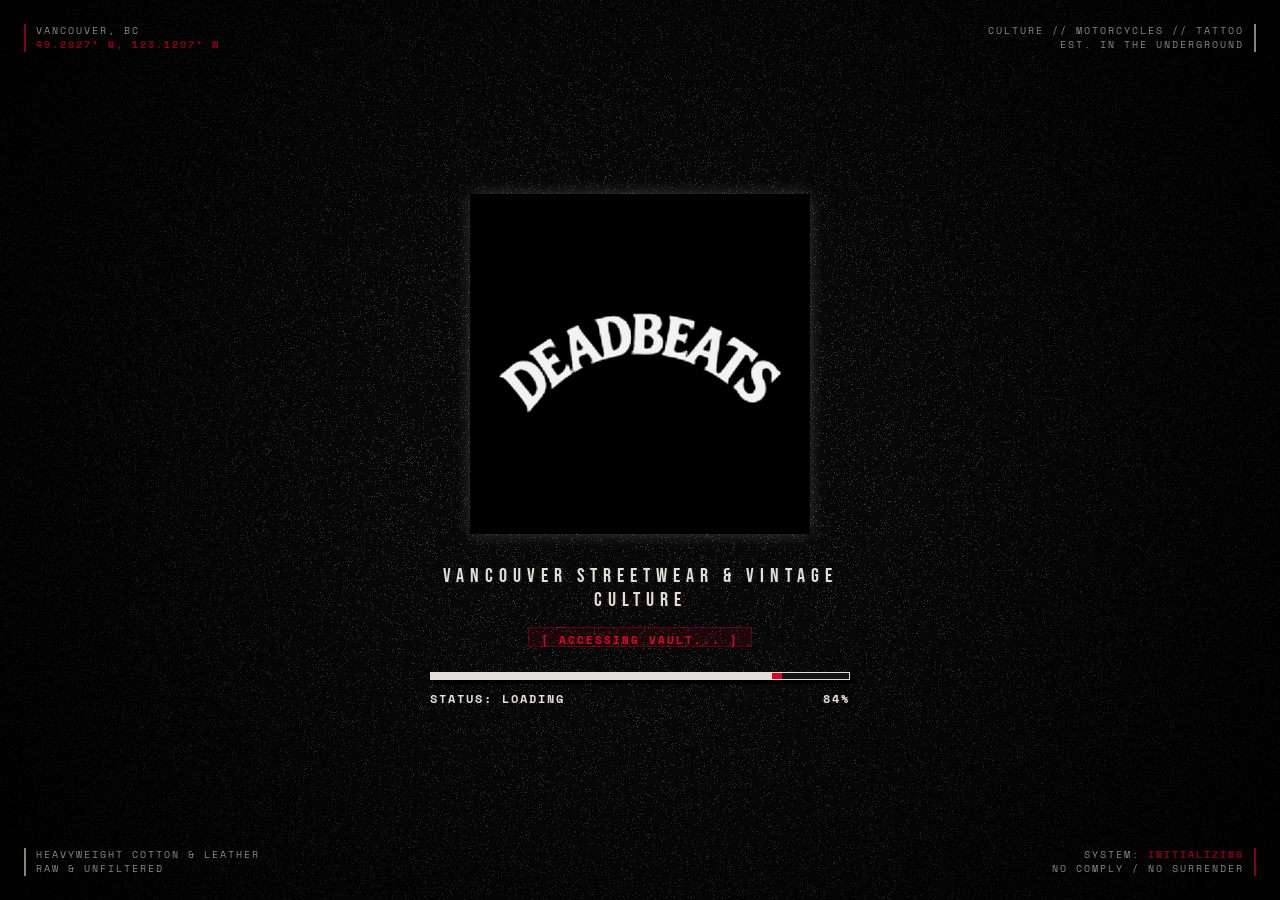
<file: index.html>
<!DOCTYPE html>
<html lang="en">
<head>
  <meta charset="UTF-8">
  <meta name="viewport" content="width=device-width, initial-scale=1.0">
  <title>DEADBEATS // VANCOUVER UNDERGROUND</title>
  
  <!-- Import Raw Industrial / Punk Typography -->
  <link rel="preconnect" href="https://fonts.googleapis.com">
  <link rel="preconnect" href="https://fonts.gstatic.com" crossorigin>
  <link href="https://fonts.googleapis.com/css2?family=Bebas+Neue&family=Space+Mono:ital,wght@0,400;0,700;1,400&display=swap" rel="stylesheet">

  <style>
    :root {
      --bg: #080808;
      --paper: #e3ded6;
      --red: #d90429;
      --charcoal: #121212;
      --gray: #4a4a4a;
    }

    * {
      box-sizing: border-box;
      margin: 0;
      padding: 0;
      user-select: none;
    }

    body, html {
      width: 100%;
      height: 100%;
      overflow: hidden;
      background-color: var(--bg);
      font-family: 'Space Mono', monospace;
      color: var(--paper);
      display: flex;
      justify-content: center;
      align-items: center;
    }

    /* --- CANVAS GRAIN & PHOTOCOPY TEXTURE --- */
    #grain-canvas {
      position: absolute;
      top: 0;
      left: 0;
      width: 100%;
      height: 100%;
      z-index: 1;
      opacity: 0.18;
      pointer-events: none;
    }

    /* Photocopied Scanline & Vignette Overlay */
    .zine-overlay {
      position: absolute;
      top: 0;
      left: 0;
      width: 100%;
      height: 100%;
      background: 
        radial-gradient(circle, rgba(0,0,0,0) 30%, rgba(0,0,0,0.95) 100%),
        repeating-linear-gradient(
          0deg,
          rgba(0,0,0,0.15) 0px,
          rgba(0,0,0,0.15) 1px,
          transparent 1px,
          transparent 3px
        );
      pointer-events: none;
      z-index: 5;
    }

    /* --- CORNER METADATA HUD (RAW & BRUTALIST) --- */
    .hud-element {
      position: absolute;
      z-index: 20;
      font-size: 10px;
      letter-spacing: 2px;
      text-transform: uppercase;
      color: var(--paper);
      opacity: 0.6;
      line-height: 1.4;
    }

    .hud-top-left { top: 24px; left: 24px; border-left: 2px solid var(--red); padding-left: 10px; }
    .hud-top-right { top: 24px; right: 24px; text-align: right; border-right: 2px solid var(--paper); padding-right: 10px; }
    .hud-bottom-left { bottom: 24px; left: 24px; border-left: 2px solid var(--paper); padding-left: 10px; }
    .hud-bottom-right { bottom: 24px; right: 24px; text-align: right; border-right: 2px solid var(--red); padding-right: 10px; }

    .tag-red { color: var(--red); font-weight: bold; }

    /* --- MAIN CONTENT CONTAINER --- */
    .loader-card {
      position: relative;
      z-index: 10;
      display: flex;
      flex-direction: column;
      align-items: center;
      justify-content: center;
      text-align: center;
      padding: 40px;
      max-width: 500px;
      width: 90%;
    }

    /* Distressed Arch Logo Container */
    .logo-wrapper {
      position: relative;
      margin-bottom: 30px;
      filter: contrast(180%) brightness(95%);
      animation: subtle-shake 0.15s infinite alternate ease-in-out;
    }

    .logo-img {
      max-width: 340px;
      width: 80vw;
      height: auto;
      display: block;
      /* Photocopied invert look with high contrast */
      filter: drop-shadow(0 0 8px rgba(255, 255, 255, 0.2));
    }

    /* Violent Strobe / Photocopied Flash Glitch */
    .logo-wrapper::before {
      content: '';
      position: absolute;
      top: -5%; left: -5%; width: 110%; height: 110%;
      background: radial-gradient(circle, rgba(217,4,41,0.2) 0%, transparent 70%);
      mix-blend-mode: color-dodge;
      pointer-events: none;
      animation: strobe 0.4s infinite alternate;
    }

    /* --- PUNK TYPOGRAPHY & MESSAGES --- */
    .sub-brand {
      font-family: 'Bebas Neue', sans-serif;
      font-size: 20px;
      letter-spacing: 6px;
      color: var(--paper);
      margin-bottom: 15px;
      text-transform: uppercase;
      text-shadow: 2px 2px 0px var(--charcoal);
    }

    .ticker-box {
      font-size: 11px;
      height: 20px;
      letter-spacing: 2px;
      color: var(--red);
      background: rgba(217, 4, 41, 0.1);
      border: 1px solid rgba(217, 4, 41, 0.3);
      padding: 4px 12px;
      margin-bottom: 25px;
      text-transform: uppercase;
      font-weight: 700;
    }

    /* --- RAW HEAVYWEIGHT PROGRESS BAR --- */
    .progress-wrapper {
      width: 100%;
      display: flex;
      flex-direction: column;
      align-items: center;
      gap: 10px;
    }

    .progress-bar-bg {
      width: 100%;
      height: 8px;
      background: var(--charcoal);
      border: 1px solid var(--paper);
      position: relative;
      overflow: hidden;
      box-shadow: 4px 4px 0px #000;
    }

    .progress-bar-fill {
      width: 0%;
      height: 100%;
      background: var(--paper);
      transition: width 0.04s linear;
      position: relative;
    }

    .progress-bar-fill::after {
      content: '';
      position: absolute;
      right: 0;
      top: 0;
      width: 10px;
      height: 100%;
      background: var(--red);
    }

    .stats-row {
      width: 100%;
      display: flex;
      justify-content: space-between;
      font-size: 12px;
      font-weight: 700;
      letter-spacing: 2px;
    }

    /* Screen Burn / Distortion Flash Exit */
    .burn-exit {
      position: fixed;
      top: 0;
      left: 0;
      width: 100vw;
      height: 100vh;
      background: var(--paper);
      mix-blend-mode: difference;
      opacity: 0;
      pointer-events: none;
      z-index: 100;
      transition: opacity 0.2s cubic-bezier(0.95, 0.05, 0.795, 0.035);
    }

    .burn-active {
      opacity: 1;
    }

    /* --- ANIMATIONS --- */
    @keyframes subtle-shake {
      0% { transform: translate(0, 0) rotate(0deg); }
      25% { transform: translate(-1px, 1px) rotate(-0.5deg); }
      50% { transform: translate(1px, -1px) rotate(0.5deg); }
      75% { transform: translate(-1px, -1px) rotate(0deg); }
      100% { transform: translate(1px, 1px) rotate(-0.5deg); }
    }

    @keyframes strobe {
      0% { opacity: 0.1; }
      50% { opacity: 0.8; }
      100% { opacity: 0.2; }
    }
  </style>
</head>
<body>

  <!-- Dynamic Noise Grain Canvas -->
  <canvas id="grain-canvas"></canvas>

  <!-- Photocopied Scanline Overlay -->
  <div class="zine-overlay"></div>

  <!-- Screen Flash Exit -->
  <div class="burn-exit" id="burn-flash"></div>

  <!-- Industrial Corner HUD -->
  <div class="hud-element hud-top-left">
    VANCOUVER, BC<br>
    <span class="tag-red">49.2827° N, 123.1207° W</span>
  </div>

  <div class="hud-element hud-top-right">
    CULTURE // MOTORCYCLES // TATTOO<br>
    EST. IN THE UNDERGROUND
  </div>

  <div class="hud-element hud-bottom-left">
    HEAVYWEIGHT COTTON & LEATHER<br>
    RAW & UNFILTERED
  </div>

  <div class="hud-element hud-bottom-right">
    SYSTEM: <span class="tag-red">INITIALIZING</span><br>
    NO COMPLY / NO SURRENDER
  </div>

  <!-- Main Loader Card -->
  <div class="loader-card">
    <div class="logo-wrapper">
      <!-- Ensure your logo file is named logo.jpg in the same directory -->
      <img src="assets/logo.jpg" alt="DEADBEATS" class="logo-img">
    </div>

    <div class="sub-brand">VANCOUVER STREETWEAR & VINTAGE CULTURE</div>

    <div class="ticker-box" id="status-ticker">
      [ DIRTY AMPLIFIERS & EXHAUST FUMES ]
    </div>

    <div class="progress-wrapper">
      <div class="progress-bar-bg">
        <div class="progress-bar-fill" id="bar-fill"></div>
      </div>
      <div class="stats-row">
        <span>STATUS: LOADING</span>
        <span id="percent-text">00%</span>
      </div>
    </div>
  </div>

  <script>
    const DURATION = 3000; // 3 seconds total
    const REDIRECT_URL = "main.html";

    const barFill = document.getElementById("bar-fill");
    const percentText = document.getElementById("percent-text");
    const statusTicker = document.getElementById("status-ticker");
    const burnFlash = document.getElementById("burn-flash");

    // Raw Punk & Underground Slogans Ticker
    const tickerMessages = [
      "[ DIRTY AMPLIFIERS & EXHAUST FUMES ]",
      "[ HEAVYWEIGHT COTTON // RAW LEATHER ]",
      "[ VANCOUVER UNDERGROUND SOUNDS ]",
      "[ CUT FROM A DIFFERENT CLOTH ]",
      "[ ACCESSING VAULT... ]"
    ];

    const startTime = performance.now();

    // Loop for smooth 3-second timing
    function updateProgress(now) {
      const elapsed = now - startTime;
      const progress = Math.min(elapsed / DURATION, 1);
      const percent = Math.floor(progress * 100);

      // UI updates
      barFill.style.width = `${percent}%`;
      percentText.innerText = `${percent.toString().padStart(2, '0')}%`;

      // Cycle slogans based on progress step
      const msgIndex = Math.min(
        Math.floor(progress * tickerMessages.length),
        tickerMessages.length - 1
      );
      statusTicker.innerText = tickerMessages[msgIndex];

      // Negative burn effect at 2.8s
      if (elapsed >= DURATION - 200) {
        burnFlash.classList.add("burn-active");
      }

      if (progress < 1) {
        requestAnimationFrame(updateProgress);
      } else {
        window.location.href = REDIRECT_URL;
      }
    }

    requestAnimationFrame(updateProgress);

    // --- Dynamic Film Grain & Motor-Oil Noise Canvas ---
    const canvas = document.getElementById("grain-canvas");
    const ctx = canvas.getContext("2d");

    function resize() {
      canvas.width = window.innerWidth;
      canvas.height = window.innerHeight;
    }
    window.addEventListener("resize", resize);
    resize();

    function generateNoise() {
      const w = canvas.width;
      const h = canvas.height;
      const imgData = ctx.createImageData(w, h);
      const buffer = new Uint32Array(imgData.data.buffer);
      const len = buffer.length;

      for (let i = 0; i < len; i++) {
        if (Math.random() < 0.12) {
          // Photocopied black/white grain noise
          const color = Math.random() > 0.5 ? 0xffffffff : 0xff000000;
          buffer[i] = color;
        }
      }

      ctx.putImageData(imgData, 0, 0);
      requestAnimationFrame(generateNoise);
    }

    generateNoise();
  </script>
</body>
</html>
</file>
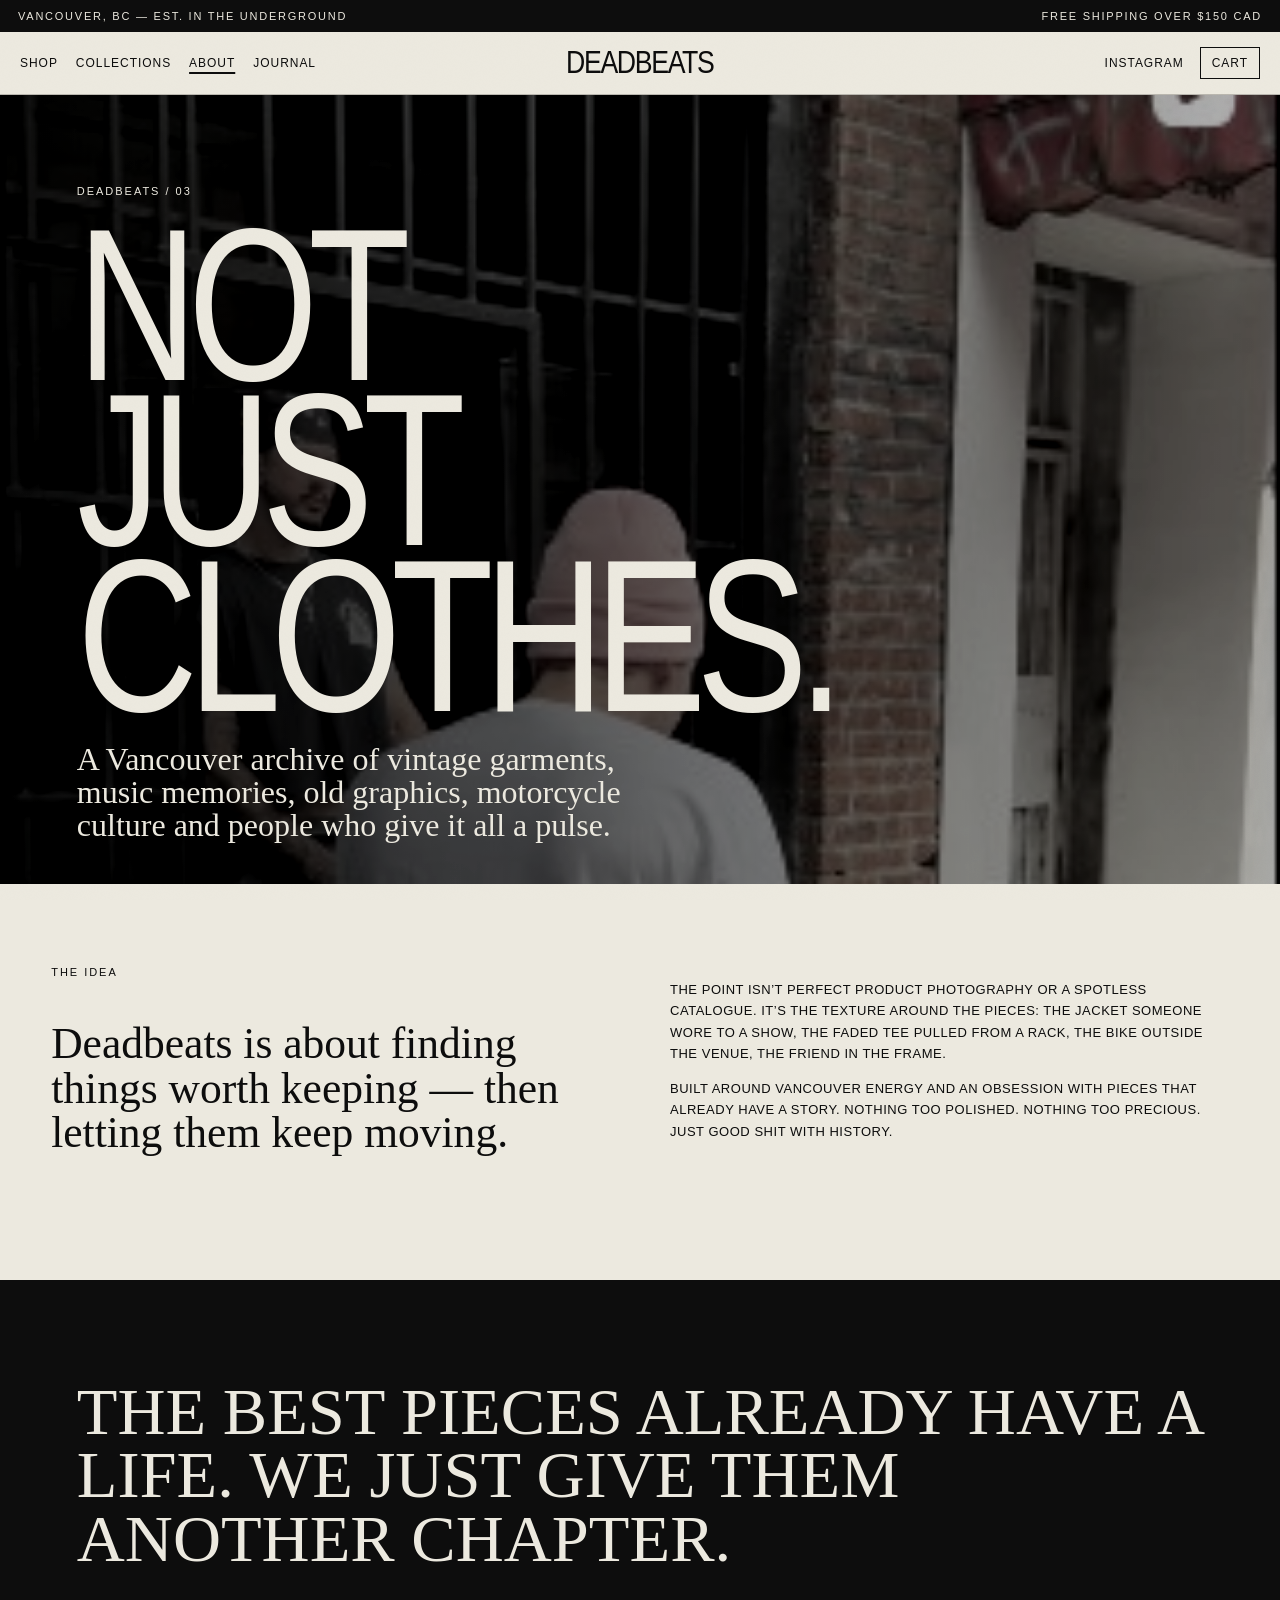
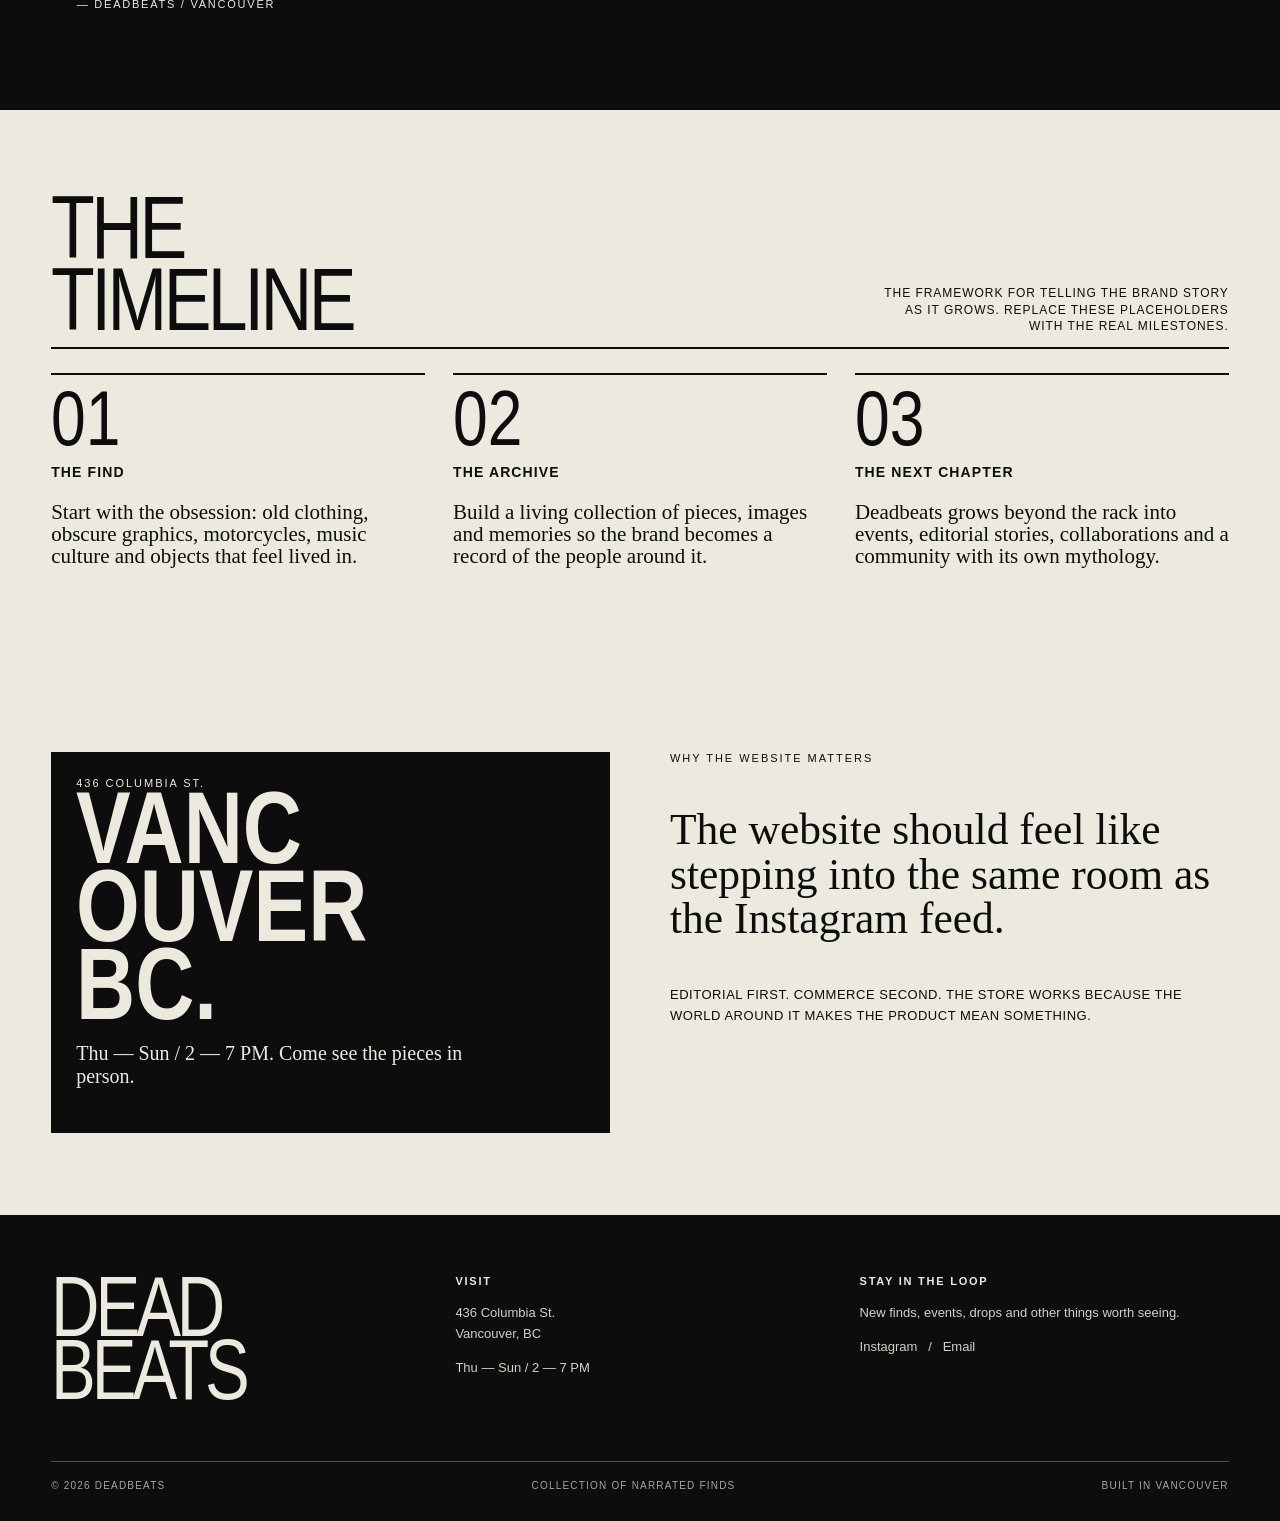
<file: about.html>
<!DOCTYPE html><html lang="en"><head><meta charset="UTF-8"><meta name="viewport" content="width=device-width,initial-scale=1"><title>About — DEADBEATS</title><meta name="description" content="The Deadbeats story: Vancouver, vintage, music, motorcycles, people and pieces with a past."><link rel="stylesheet" href="site-pages.css"></head><body><div class="grain"></div><div class="topbar"><span>VANCOUVER, BC — EST. IN THE UNDERGROUND</span><span>FREE SHIPPING OVER $150 CAD</span></div><nav class="nav"><div class="nav-links"><a href="shop.html">Shop</a><a href="collections.html">Collections</a><a class="active" href="about.html">About</a><a href="journal.html">Journal</a></div><a class="brand" href="main.html">DEADBEATS</a><div class="nav-right"><a href="https://instagram.com/deadbeatsandco/" target="_blank">Instagram</a><a class="cart-btn" href="shop.html">Cart</a></div></nav><main><section class="page-hero" style="--bg:url('assets/editorial-8.jpg')"><div><div class="kicker">Deadbeats / 03</div><div class="hero-title">NOT<br>JUST<br>CLOTHES.</div><div class="hero-note">A Vancouver archive of vintage garments, music memories, old graphics, motorcycle culture and people who give it all a pulse.</div></div></section><section class="section split"><div><div class="kicker">The idea</div><p class="copy-large">Deadbeats is about finding things worth keeping — then letting them keep moving.</p></div><div><p class="copy-small">The point isn’t perfect product photography or a spotless catalogue. It’s the texture around the pieces: the jacket someone wore to a show, the faded tee pulled from a rack, the bike outside the venue, the friend in the frame.</p><p class="copy-small">Built around Vancouver energy and an obsession with pieces that already have a story. Nothing too polished. Nothing too precious. Just good shit with history.</p></div></section><section class="manifesto"><p>THE BEST PIECES ALREADY HAVE A LIFE. WE JUST GIVE THEM ANOTHER CHAPTER.</p><span>— DEADBEATS / VANCOUVER</span></section><section class="section"><div class="section-head"><div class="section-title">THE<br>TIMELINE</div><div class="section-sub">The framework for telling the brand story as it grows. Replace these placeholders with the real milestones.</div></div><div class="timeline"><article><div class="year">01</div><h3>The Find</h3><p>Start with the obsession: old clothing, obscure graphics, motorcycles, music culture and objects that feel lived in.</p></article><article><div class="year">02</div><h3>The Archive</h3><p>Build a living collection of pieces, images and memories so the brand becomes a record of the people around it.</p></article><article><div class="year">03</div><h3>The Next Chapter</h3><p>Deadbeats grows beyond the rack into events, editorial stories, collaborations and a community with its own mythology.</p></article></div></section><section class="split section"><div class="poster"><div class="kicker">436 Columbia St.</div><h3>VANC<br>OUVER<br>BC.</h3><p>Thu — Sun / 2 — 7 PM. Come see the pieces in person.</p></div><div><div class="kicker">Why the website matters</div><p class="copy-large">The website should feel like stepping into the same room as the Instagram feed.</p><p class="copy-small">Editorial first. Commerce second. The store works because the world around it makes the product mean something.</p></div></section></main><footer class="footer"><div class="footer-top"><div class="footer-logo">DEAD<br>BEATS</div><div><h5>Visit</h5><p>436 Columbia St.<br>Vancouver, BC</p><p>Thu — Sun / 2 — 7 PM</p></div><div><h5>Stay in the loop</h5><p>New finds, events, drops and other things worth seeing.</p><p><a href="https://instagram.com/deadbeatsandco/" target="_blank">Instagram</a> &nbsp; / &nbsp; <a href="mailto:hello@deadbeatsandco.com">Email</a></p></div></div><div class="footer-bottom"><div>© 2026 DEADBEATS</div><div>Collection of narrated finds</div><div>Built in Vancouver</div></div></footer></body></html>
</file>
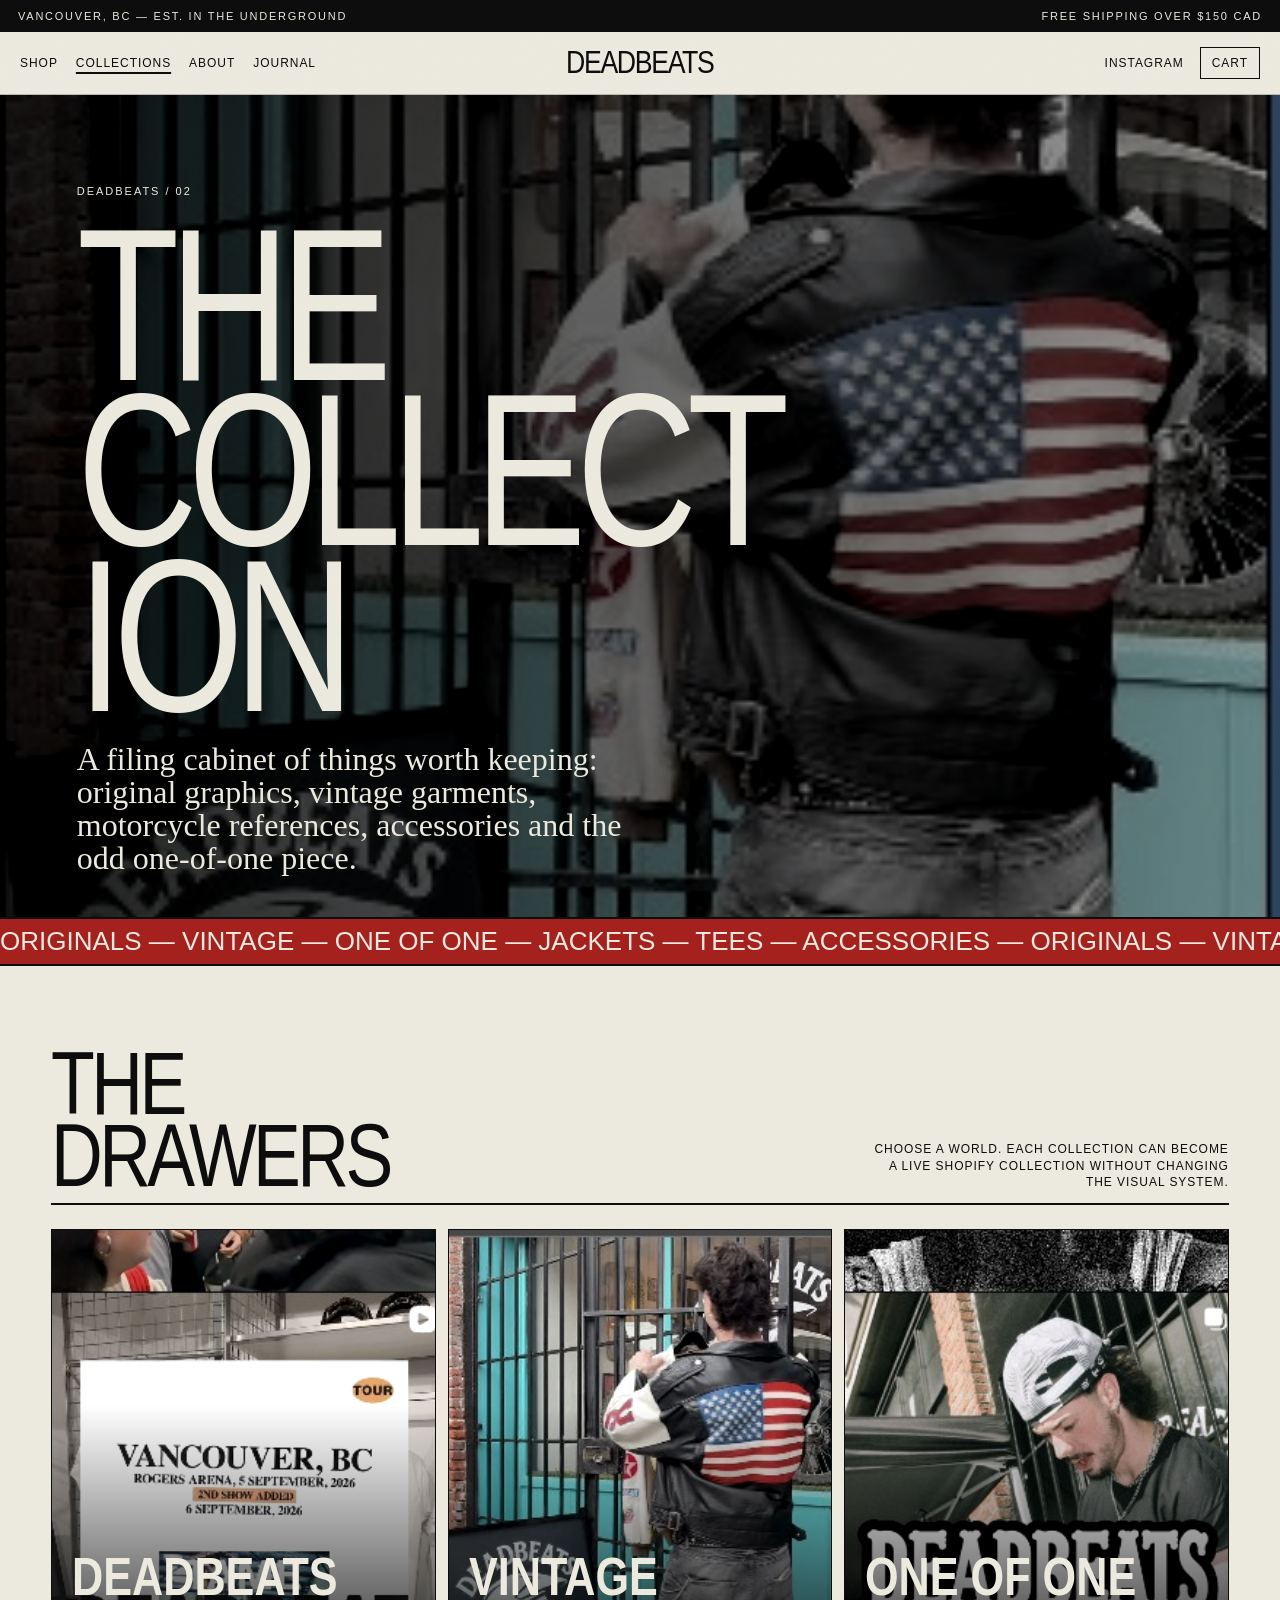
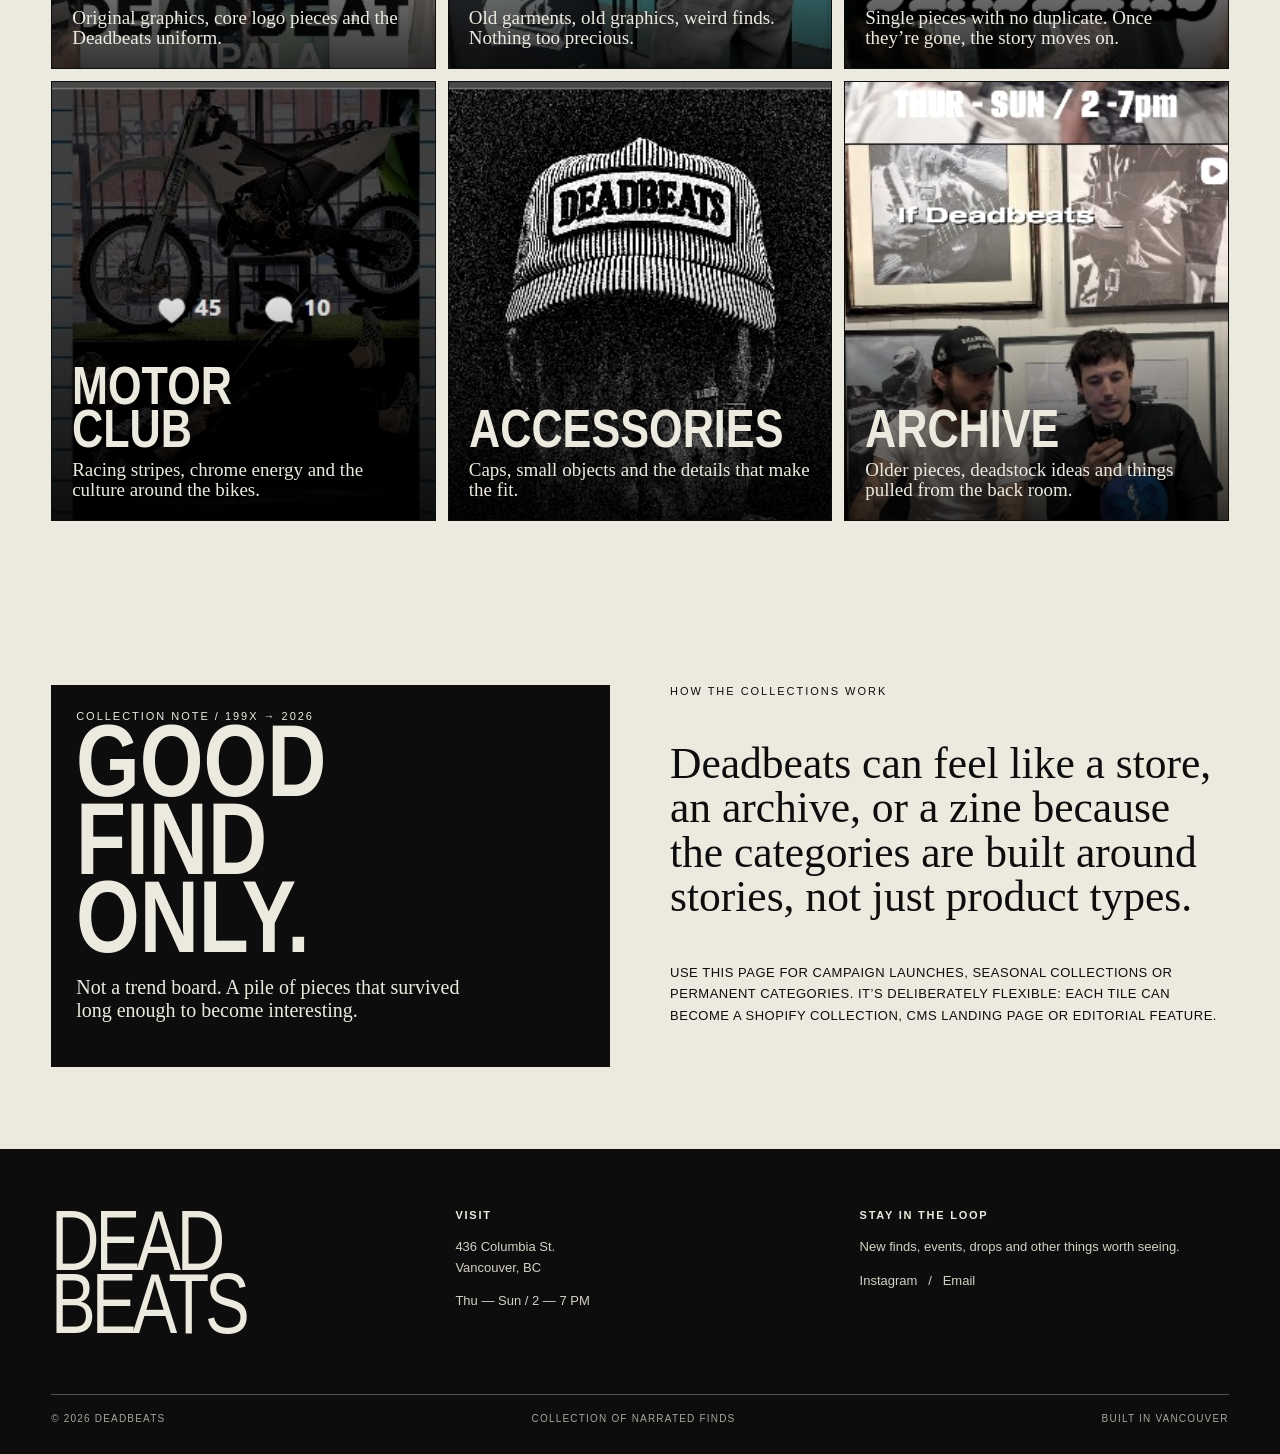
<file: collections.html>
<!DOCTYPE html><html lang="en"><head><meta charset="UTF-8"><meta name="viewport" content="width=device-width,initial-scale=1"><title>Collections — DEADBEATS</title><meta name="description" content="Explore Deadbeats collections: Deadbeats originals, vintage, one-of-one pieces and accessories."><link rel="stylesheet" href="site-pages.css"></head><body><div class="grain"></div><div class="topbar"><span>VANCOUVER, BC — EST. IN THE UNDERGROUND</span><span>FREE SHIPPING OVER $150 CAD</span></div><nav class="nav"><div class="nav-links"><a href="shop.html">Shop</a><a class="active" href="collections.html">Collections</a><a href="about.html">About</a><a href="journal.html">Journal</a></div><a class="brand" href="main.html">DEADBEATS</a><div class="nav-right"><a href="https://instagram.com/deadbeatsandco/" target="_blank">Instagram</a><a class="cart-btn" href="shop.html">Cart</a></div></nav><main><section class="page-hero" style="--bg:url('assets/editorial-3.jpg')"><div><div class="kicker">Deadbeats / 02</div><div class="hero-title">THE<br>COLLECT<br>ION</div><div class="hero-note">A filing cabinet of things worth keeping: original graphics, vintage garments, motorcycle references, accessories and the odd one-of-one piece.</div></div></section><div class="ticker"><div class="ticker-track"><span>ORIGINALS — VINTAGE — ONE OF ONE — JACKETS — TEES — ACCESSORIES — ORIGINALS — VINTAGE — ONE OF ONE —</span></div></div><section class="section"><div class="section-head"><div class="section-title">THE<br>DRAWERS</div><div class="section-sub">Choose a world. Each collection can become a live Shopify collection without changing the visual system.</div></div><div class="collections"><a class="collection" href="shop.html#deadbeats"><img src="assets/editorial-6.jpg" alt="Deadbeats original collection"><div class="collection-copy"><h3>DEADBEATS</h3><p>Original graphics, core logo pieces and the Deadbeats uniform.</p></div></a><a class="collection" href="shop.html#vintage"><img src="assets/editorial-3.jpg" alt="Vintage collection"><div class="collection-copy"><h3>VINTAGE</h3><p>Old garments, old graphics, weird finds. Nothing too precious.</p></div></a><a class="collection" href="shop.html#oneofone"><img src="assets/editorial-7.jpg" alt="One of one collection"><div class="collection-copy"><h3>ONE OF ONE</h3><p>Single pieces with no duplicate. Once they’re gone, the story moves on.</p></div></a><a class="collection" href="shop.html"><img src="assets/editorial-4.jpg" alt="Motor collection"><div class="collection-copy"><h3>MOTOR CLUB</h3><p>Racing stripes, chrome energy and the culture around the bikes.</p></div></a><a class="collection" href="shop.html"><img src="assets/editorial-2.jpg" alt="Accessories collection"><div class="collection-copy"><h3>ACCESSORIES</h3><p>Caps, small objects and the details that make the fit.</p></div></a><a class="collection" href="shop.html"><img src="assets/editorial-10.jpg" alt="Archive collection"><div class="collection-copy"><h3>ARCHIVE</h3><p>Older pieces, deadstock ideas and things pulled from the back room.</p></div></a></div></section><section class="split section"><div class="poster"><div class="kicker">Collection note / 199X → 2026</div><h3>GOOD<br>FIND<br>ONLY.</h3><p>Not a trend board. A pile of pieces that survived long enough to become interesting.</p></div><div><div class="kicker">How the collections work</div><p class="copy-large">Deadbeats can feel like a store, an archive, or a zine because the categories are built around stories, not just product types.</p><p class="copy-small">Use this page for campaign launches, seasonal collections or permanent categories. It’s deliberately flexible: each tile can become a Shopify collection, CMS landing page or editorial feature.</p></div></section></main><footer class="footer"><div class="footer-top"><div class="footer-logo">DEAD<br>BEATS</div><div><h5>Visit</h5><p>436 Columbia St.<br>Vancouver, BC</p><p>Thu — Sun / 2 — 7 PM</p></div><div><h5>Stay in the loop</h5><p>New finds, events, drops and other things worth seeing.</p><p><a href="https://instagram.com/deadbeatsandco/" target="_blank">Instagram</a> &nbsp; / &nbsp; <a href="mailto:hello@deadbeatsandco.com">Email</a></p></div></div><div class="footer-bottom"><div>© 2026 DEADBEATS</div><div>Collection of narrated finds</div><div>Built in Vancouver</div></div></footer></body></html>
</file>
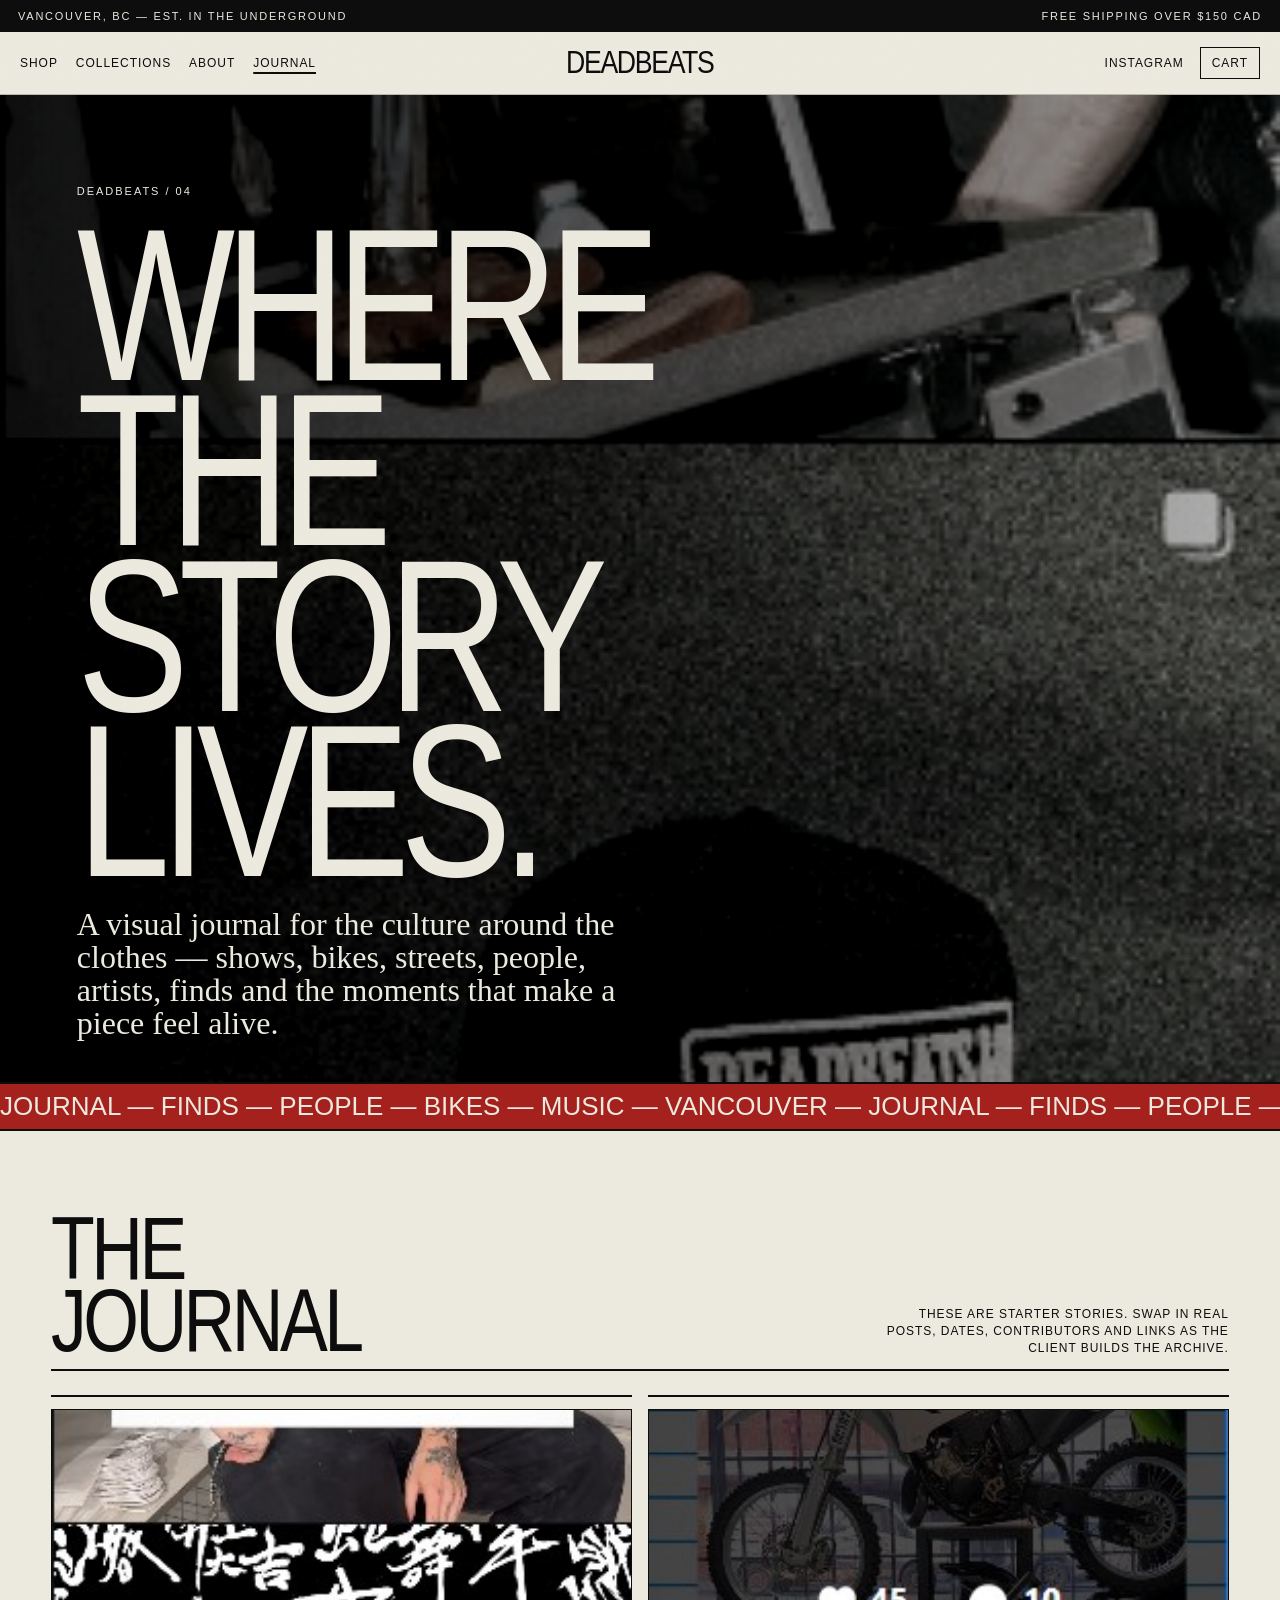
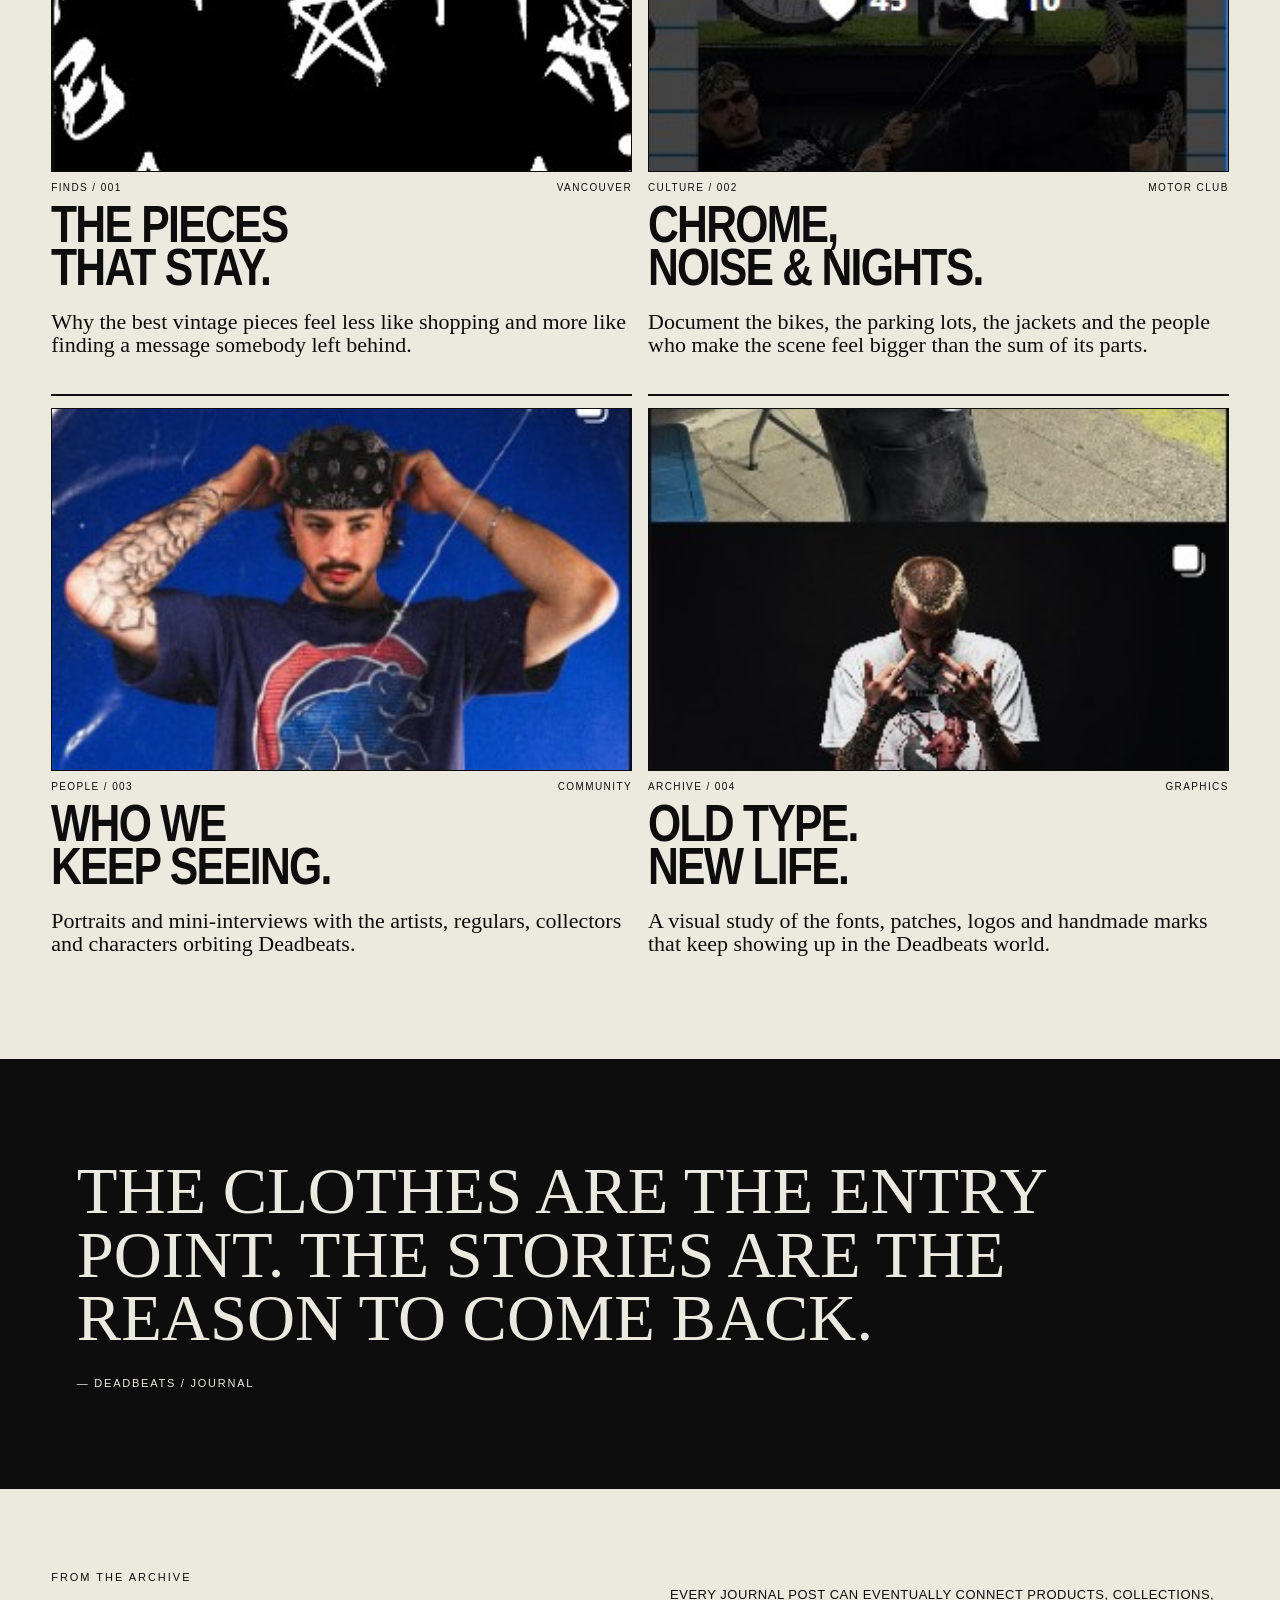
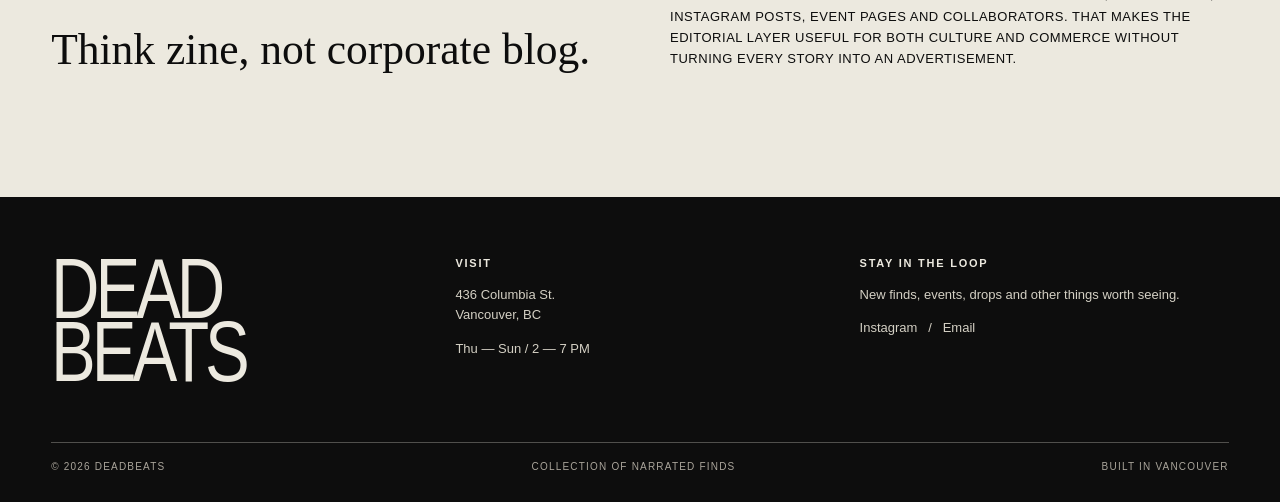
<file: journal.html>
<!DOCTYPE html><html lang="en"><head><meta charset="UTF-8"><meta name="viewport" content="width=device-width,initial-scale=1"><title>Journal — DEADBEATS</title><meta name="description" content="Deadbeats journal: stories, finds, people, bikes and Vancouver culture."><link rel="stylesheet" href="site-pages.css"></head><body><div class="grain"></div><div class="topbar"><span>VANCOUVER, BC — EST. IN THE UNDERGROUND</span><span>FREE SHIPPING OVER $150 CAD</span></div><nav class="nav"><div class="nav-links"><a href="shop.html">Shop</a><a href="collections.html">Collections</a><a href="about.html">About</a><a class="active" href="journal.html">Journal</a></div><a class="brand" href="main.html">DEADBEATS</a><div class="nav-right"><a href="https://instagram.com/deadbeatsandco/" target="_blank">Instagram</a><a class="cart-btn" href="shop.html">Cart</a></div></nav><main><section class="page-hero" style="--bg:url('assets/editorial-12.jpg')"><div><div class="kicker">Deadbeats / 04</div><div class="hero-title">WHERE<br>THE<br>STORY<br>LIVES.</div><div class="hero-note">A visual journal for the culture around the clothes — shows, bikes, streets, people, artists, finds and the moments that make a piece feel alive.</div></div></section><div class="ticker"><div class="ticker-track"><span>JOURNAL — FINDS — PEOPLE — BIKES — MUSIC — VANCOUVER — JOURNAL — FINDS — PEOPLE — BIKES — MUSIC — VANCOUVER —</span></div></div><section class="section"><div class="section-head"><div class="section-title">THE<br>JOURNAL</div><div class="section-sub">These are starter stories. Swap in real posts, dates, contributors and links as the client builds the archive.</div></div><div class="journal-grid"><article class="story-card"><div class="story-image"><img src="assets/editorial-11.jpg" alt="Vintage Deadbeats find"></div><div class="story-meta"><span>Finds / 001</span><span>Vancouver</span></div><h3>THE PIECES<br>THAT STAY.</h3><p>Why the best vintage pieces feel less like shopping and more like finding a message somebody left behind.</p></article><article class="story-card"><div class="story-image"><img src="assets/editorial-4.jpg" alt="Motorcycle culture"></div><div class="story-meta"><span>Culture / 002</span><span>Motor Club</span></div><h3>CHROME,<br>NOISE &amp; NIGHTS.</h3><p>Document the bikes, the parking lots, the jackets and the people who make the scene feel bigger than the sum of its parts.</p></article><article class="story-card"><div class="story-image"><img src="assets/editorial-9.jpg" alt="Deadbeats people"></div><div class="story-meta"><span>People / 003</span><span>Community</span></div><h3>WHO WE<br>KEEP SEEING.</h3><p>Portraits and mini-interviews with the artists, regulars, collectors and characters orbiting Deadbeats.</p></article><article class="story-card"><div class="story-image"><img src="assets/editorial-13.jpg" alt="Archive graphic"></div><div class="story-meta"><span>Archive / 004</span><span>Graphics</span></div><h3>OLD TYPE.<br>NEW LIFE.</h3><p>A visual study of the fonts, patches, logos and handmade marks that keep showing up in the Deadbeats world.</p></article></div></section><section class="manifesto"><p>THE CLOTHES ARE THE ENTRY POINT. THE STORIES ARE THE REASON TO COME BACK.</p><span>— DEADBEATS / JOURNAL</span></section><section class="section split"><div><div class="kicker">From the archive</div><p class="copy-large">Think zine, not corporate blog.</p></div><div><p class="copy-small">Every journal post can eventually connect products, collections, Instagram posts, event pages and collaborators. That makes the editorial layer useful for both culture and commerce without turning every story into an advertisement.</p></div></section></main><footer class="footer"><div class="footer-top"><div class="footer-logo">DEAD<br>BEATS</div><div><h5>Visit</h5><p>436 Columbia St.<br>Vancouver, BC</p><p>Thu — Sun / 2 — 7 PM</p></div><div><h5>Stay in the loop</h5><p>New finds, events, drops and other things worth seeing.</p><p><a href="https://instagram.com/deadbeatsandco/" target="_blank">Instagram</a> &nbsp; / &nbsp; <a href="mailto:hello@deadbeatsandco.com">Email</a></p></div></div><div class="footer-bottom"><div>© 2026 DEADBEATS</div><div>Collection of narrated finds</div><div>Built in Vancouver</div></div></footer></body></html>
</file>
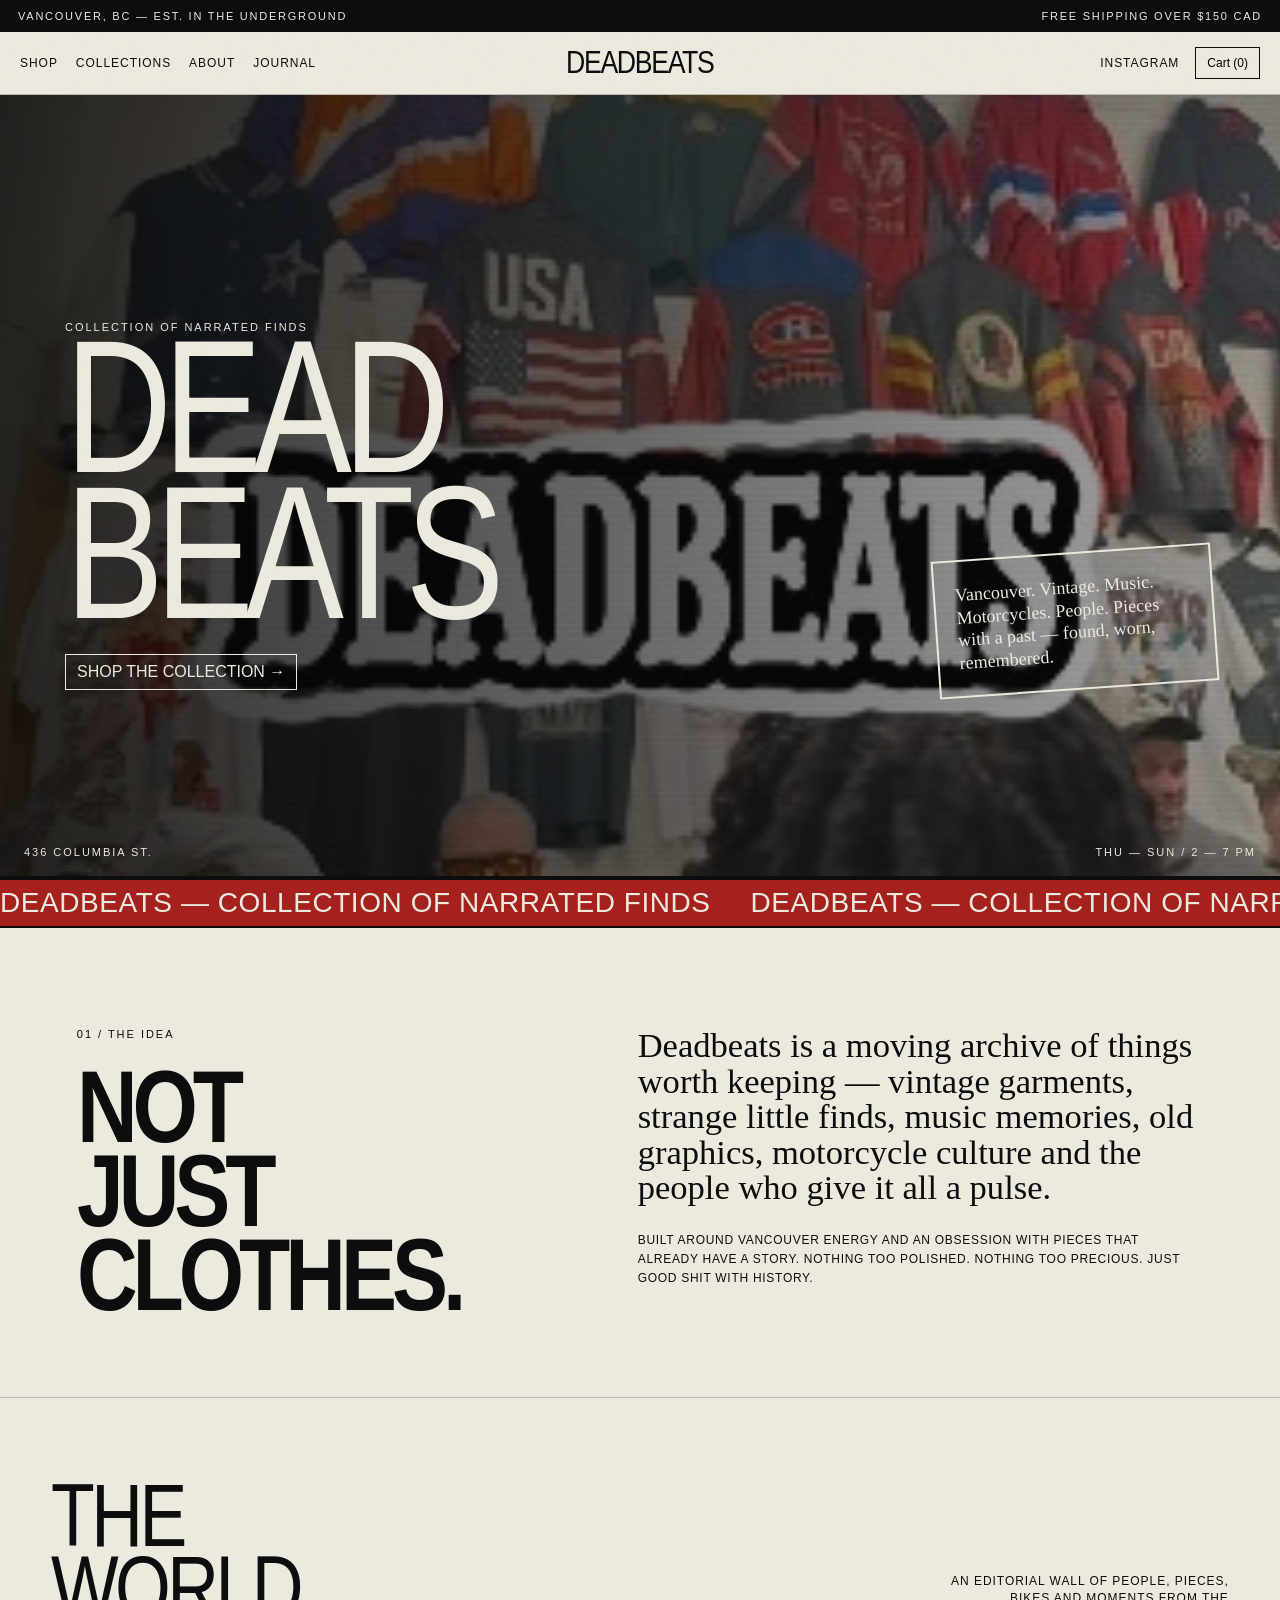
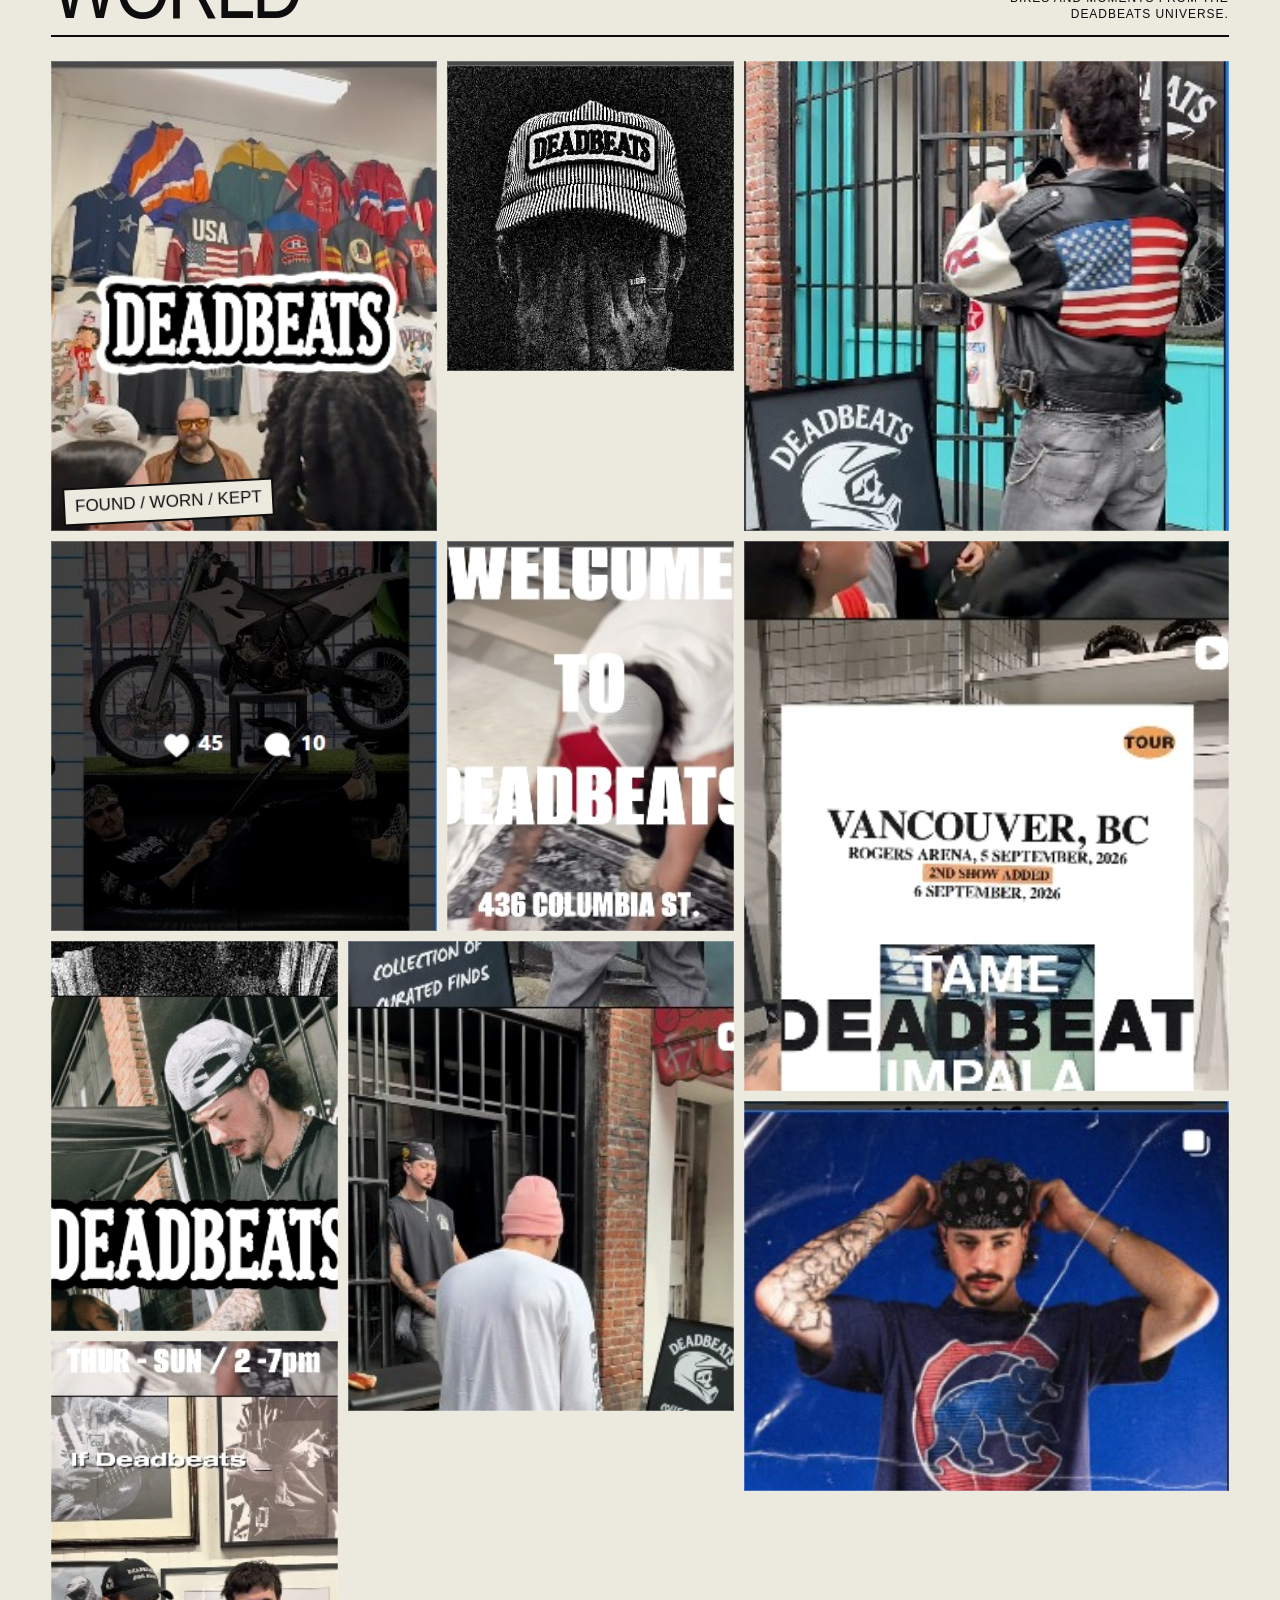
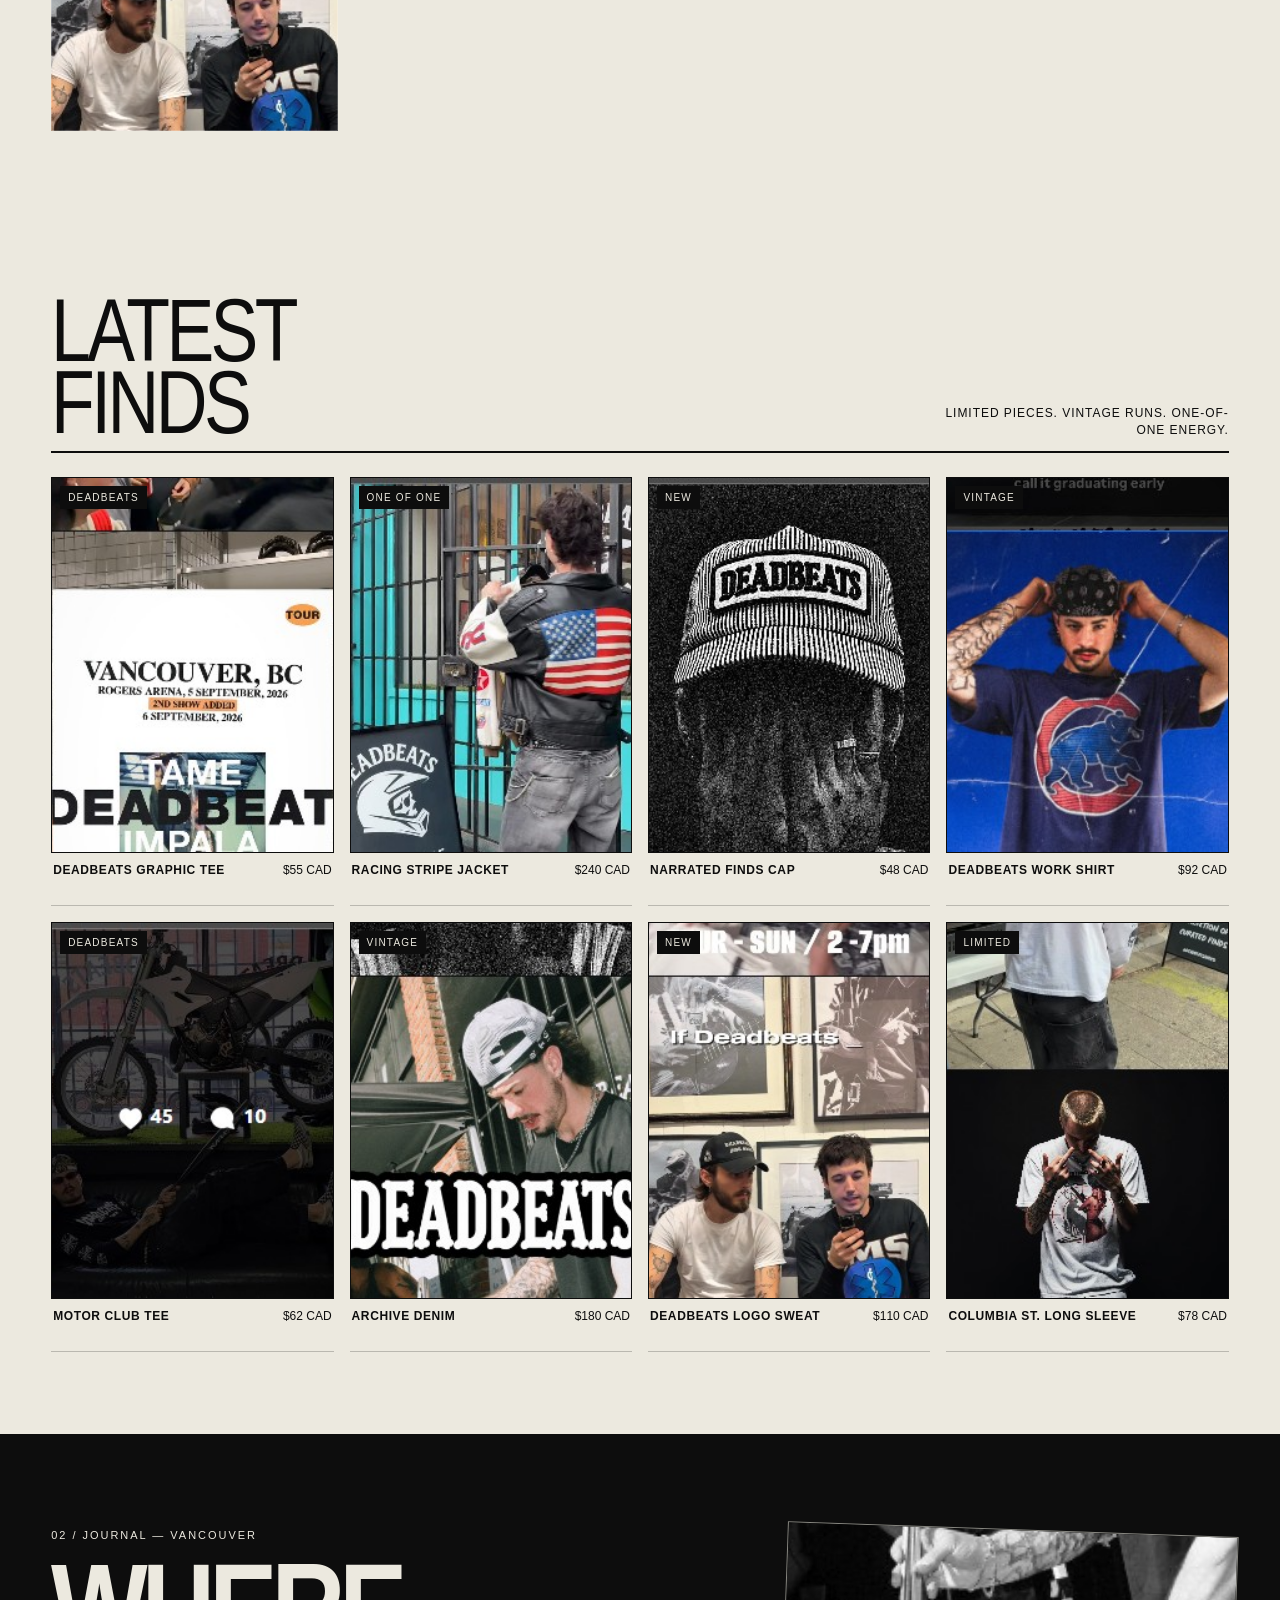
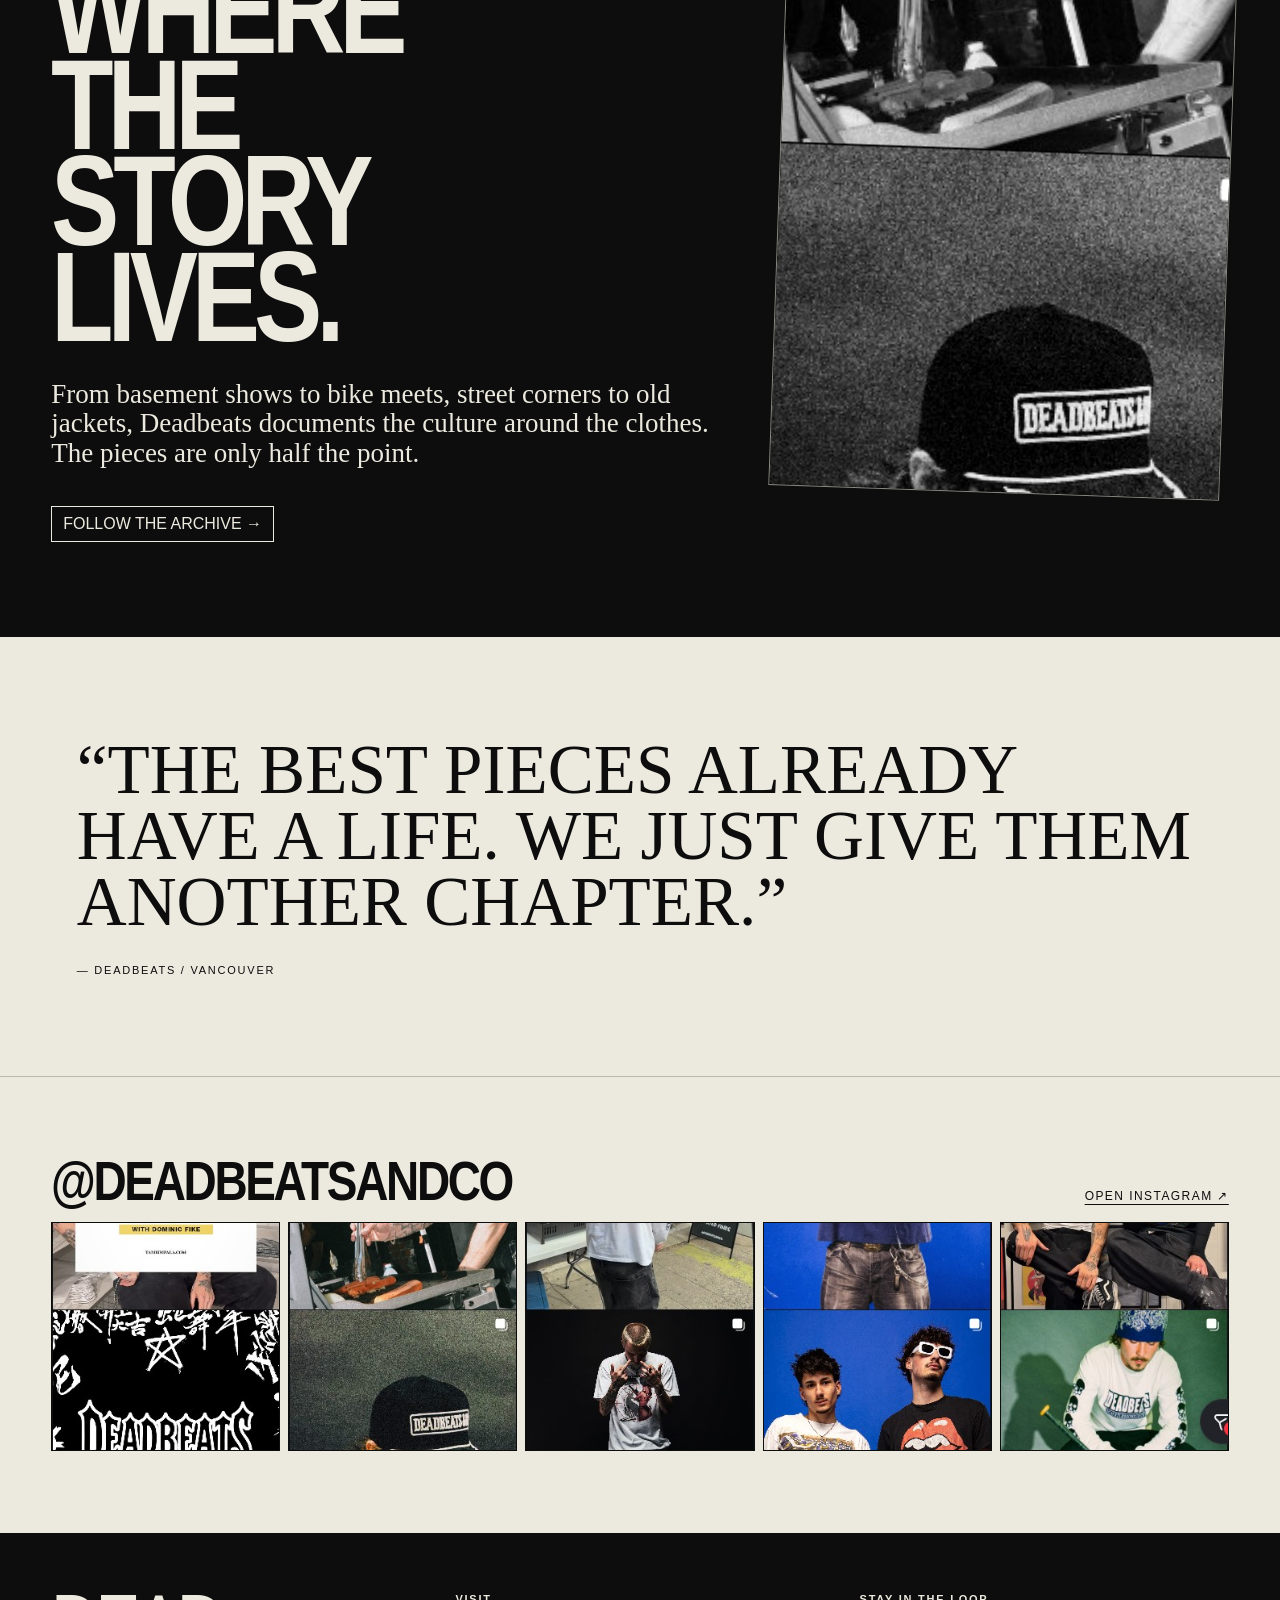
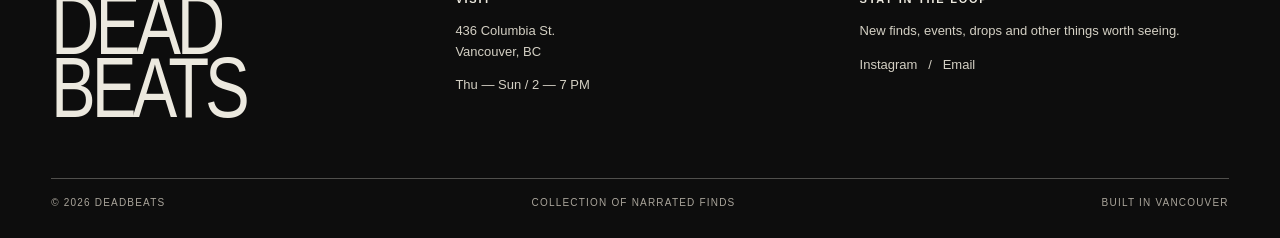
<file: main.html>
<!DOCTYPE html>
<html lang="en">
<head>
  <meta charset="UTF-8" />
  <meta name="viewport" content="width=device-width, initial-scale=1.0" />
  <title>DEADBEATS — Collection of Narrated Finds</title>
  <meta name="description" content="Deadbeats — a Vancouver archive of vintage finds, streetwear, motorcycles and underground culture." />
  <link rel="preconnect" href="https://fonts.googleapis.com">
  <style>
    :root{
      --ink:#0d0d0d;
      --paper:#ece9df;
      --muted:#b9b4a9;
      --red:#a5211d;
      --line:rgba(13,13,13,.22);
      --display: Impact, Haettenschweiler, 'Arial Narrow Bold', 'Arial Black', sans-serif;
      --serif: Georgia, 'Times New Roman', serif;
      --sans: Arial, Helvetica, sans-serif;
    }
    *{box-sizing:border-box}
    html{scroll-behavior:smooth}
    body{margin:0;background:var(--paper);color:var(--ink);font-family:var(--sans)}
    a{color:inherit;text-decoration:none}
    button{font:inherit}
    .grain{pointer-events:none;position:fixed;inset:0;z-index:50;opacity:.09;mix-blend-mode:multiply;background-image:url("data:image/svg+xml,%3Csvg xmlns='http://www.w3.org/2000/svg' width='180' height='180' viewBox='0 0 180 180'%3E%3Cfilter id='n'%3E%3CfeTurbulence type='fractalNoise' baseFrequency='.9' numOctaves='4' stitchTiles='stitch'/%3E%3C/filter%3E%3Crect width='100%25' height='100%25' filter='url(%23n)' opacity='.17'/%3E%3C/svg%3E")}
    .topbar{background:var(--ink);color:var(--paper);padding:10px 18px;font-size:11px;letter-spacing:.16em;text-transform:uppercase;display:flex;justify-content:space-between}
    .nav{position:sticky;top:0;z-index:40;background:rgba(236,233,223,.92);backdrop-filter:blur(8px);border-bottom:1px solid var(--line);display:grid;grid-template-columns:1fr auto 1fr;align-items:center;padding:15px 20px}
    .nav-links{display:flex;gap:18px;font-size:12px;text-transform:uppercase;letter-spacing:.08em}
    .nav-links a:hover{text-decoration:underline;text-decoration-thickness:2px;text-underline-offset:5px}
    .brand{font-family:var(--display);font-size:31px;letter-spacing:-.05em;line-height:.8;text-align:center;transform:scaleX(.86)}
    .nav-right{display:flex;justify-content:flex-end;gap:16px;font-size:12px;text-transform:uppercase;letter-spacing:.08em;align-items:center}
    .cart-btn{border:1px solid var(--ink);padding:8px 11px;background:transparent;cursor:pointer}
    .hero{min-height:87vh;position:relative;overflow:hidden;background:var(--ink);color:var(--paper);display:grid;place-items:center;border-bottom:2px solid var(--ink)}
    .hero-media{position:absolute;inset:0;background:linear-gradient(90deg,rgba(0,0,0,.86),rgba(0,0,0,.32)),url('assets/editorial-1.jpg') center/cover no-repeat;filter:grayscale(.15) contrast(.95);transform:scale(1.04)}
    .hero::after{content:'';position:absolute;inset:0;background:repeating-linear-gradient(0deg,transparent 0 5px,rgba(255,255,255,.04) 6px 7px);mix-blend-mode:overlay;pointer-events:none}
    .hero-copy{position:relative;z-index:2;width:min(1150px,92vw);display:grid;grid-template-columns:1.2fr .8fr;align-items:end;gap:40px;padding:100px 0 60px}
    .hero-title{font-family:var(--display);font-size:clamp(78px,16vw,190px);line-height:.77;letter-spacing:-.06em;text-transform:uppercase;max-width:760px;transform:scaleX(.78);transform-origin:left}
    .hero-stamp{justify-self:end;border:2px solid var(--paper);padding:22px 20px;max-width:280px;transform:rotate(-4deg);font-family:var(--serif);font-size:18px;line-height:1.25}
    .hero-bottom{position:absolute;z-index:2;bottom:18px;left:0;right:0;display:flex;justify-content:space-between;padding:0 24px;font-size:11px;letter-spacing:.18em;text-transform:uppercase}
    .ticker{background:var(--red);color:var(--paper);overflow:hidden;border-bottom:2px solid var(--ink);border-top:2px solid var(--ink)}
    .ticker-track{display:flex;white-space:nowrap;animation:scroll 20s linear infinite;width:max-content;font-family:var(--display);font-size:28px;letter-spacing:.02em;padding:7px 0}
    .ticker-track span{padding-right:40px}
    @keyframes scroll{to{transform:translateX(-50%)}}
    .intro{padding:100px 6vw 80px;display:grid;grid-template-columns:1fr 1.2fr;gap:7vw;border-bottom:1px solid var(--line)}
    .kicker{font-size:11px;text-transform:uppercase;letter-spacing:.18em}
    .intro h2{font-family:var(--display);font-size:clamp(62px,8vw,120px);line-height:.82;letter-spacing:-.06em;margin:25px 0 0;transform:scaleX(.82);transform-origin:left}
    .intro-copy{font-family:var(--serif);font-size:clamp(23px,2.7vw,38px);line-height:1.03;max-width:800px}
    .intro-copy p{margin:0 0 25px}
    .manifesto{font-family:var(--sans);font-size:12px;line-height:1.6;max-width:560px;text-transform:uppercase;letter-spacing:.06em}
    .section{padding:82px 4vw}
    .section-head{display:flex;justify-content:space-between;align-items:flex-end;gap:20px;margin-bottom:24px;border-bottom:2px solid var(--ink);padding-bottom:12px}
    .section-title{font-family:var(--display);font-size:clamp(50px,7vw,100px);line-height:.8;letter-spacing:-.05em;transform:scaleX(.8);transform-origin:left}
    .section-sub{font-size:12px;max-width:300px;text-align:right;line-height:1.4;text-transform:uppercase;letter-spacing:.08em}
    .collage{display:grid;grid-template-columns:repeat(12,1fr);grid-auto-rows:70px;gap:10px}
    .tile{position:relative;overflow:hidden;background:#222}
    .tile img{width:100%;height:100%;object-fit:cover;display:block;filter:grayscale(.15) contrast(1.04);transition:transform .5s cubic-bezier(.2,.7,.2,1),filter .5s}
    .tile:hover img{transform:scale(1.06);filter:grayscale(0)}
    .tile::after{content:'';position:absolute;inset:0;border:1px solid rgba(255,255,255,.22);pointer-events:none}
    .t1{grid-column:span 4;grid-row:span 6}.t2{grid-column:span 3;grid-row:span 4}.t3{grid-column:span 5;grid-row:span 6}.t4{grid-column:span 4;grid-row:span 5}.t5{grid-column:span 3;grid-row:span 5}.t6{grid-column:span 5;grid-row:span 7}.t7{grid-column:span 3;grid-row:span 5}.t8{grid-column:span 4;grid-row:span 6}.t9{grid-column:span 5;grid-row:span 5}.t10{grid-column:span 3;grid-row:span 5}
    .stamp{position:absolute;z-index:2;left:12px;bottom:10px;background:var(--paper);border:2px solid var(--ink);padding:7px 10px;font-family:var(--display);font-size:17px;transform:rotate(-3deg)}
    .products{display:grid;grid-template-columns:repeat(4,1fr);gap:16px}
    .product-card{cursor:pointer}
    .product-media{position:relative;aspect-ratio:3/4;overflow:hidden;background:#d8d4c9;border:1px solid var(--ink)}
    .product-media img{width:100%;height:100%;object-fit:cover;transition:transform .5s}
    .product-card:hover .product-media img{transform:scale(1.04)}
    .product-tag{position:absolute;left:8px;top:8px;background:var(--ink);color:var(--paper);padding:6px 8px;font-size:10px;text-transform:uppercase;letter-spacing:.12em}
    .product-info{padding:10px 2px 28px;display:flex;justify-content:space-between;gap:10px;border-bottom:1px solid var(--line)}
    .product-name{text-transform:uppercase;font-weight:700;font-size:12px;letter-spacing:.05em}
    .product-price{font-size:12px;white-space:nowrap}
    .editorial{background:var(--ink);color:var(--paper);padding:95px 4vw}
    .editorial-grid{display:grid;grid-template-columns:1.2fr .8fr;gap:50px;align-items:start}
    .editorial h3{font-family:var(--display);font-size:clamp(74px,10vw,150px);line-height:.75;letter-spacing:-.06em;margin:20px 0 35px;transform:scaleX(.8);transform-origin:left}
    .editorial p{font-family:var(--serif);font-size:27px;line-height:1.1;max-width:670px}
    .editorial-photo{aspect-ratio:4/5;overflow:hidden;border:1px solid rgba(236,233,223,.55);transform:rotate(2deg)}
    .editorial-photo img{width:100%;height:100%;object-fit:cover;filter:grayscale(1) contrast(1.12)}
    .quote{padding:100px 6vw;border-bottom:1px solid var(--line)}
    .quote p{font-family:var(--serif);font-size:clamp(36px,5.4vw,76px);line-height:.96;max-width:1200px;margin:0}
    .quote span{display:block;font:11px var(--sans);text-transform:uppercase;letter-spacing:.16em;margin-top:28px}
    .social{padding:82px 4vw}
    .social-grid{display:grid;grid-template-columns:repeat(5,1fr);gap:8px}
    .social-item{aspect-ratio:1;overflow:hidden;border:1px solid var(--ink)}
    .social-item img{width:100%;height:100%;object-fit:cover;transition:transform .4s}
    .social-item:hover img{transform:scale(1.05)}
    .social-copy{display:flex;justify-content:space-between;align-items:baseline;gap:20px;margin-bottom:18px}
    .social-copy h4{font-family:var(--display);font-size:56px;line-height:.8;letter-spacing:-.05em;margin:0;transform:scaleX(.82);transform-origin:left}
    .social-copy a{font-size:12px;text-transform:uppercase;letter-spacing:.12em;text-decoration:underline;text-underline-offset:4px}
    footer{background:var(--ink);color:var(--paper);padding:60px 4vw 30px}
    .footer-top{display:grid;grid-template-columns:1fr 1fr 1fr;gap:35px;padding-bottom:60px;border-bottom:1px solid rgba(236,233,223,.3)}
    .footer-logo{font-family:var(--display);font-size:86px;line-height:.73;letter-spacing:-.06em;transform:scaleX(.78);transform-origin:left}
    footer h5{font-size:11px;text-transform:uppercase;letter-spacing:.16em;margin:0 0 16px}
    footer p, footer a{font-size:13px;line-height:1.6;color:#d4d0c4}
    .footer-bottom{display:flex;justify-content:space-between;gap:20px;padding-top:18px;font-size:10px;text-transform:uppercase;letter-spacing:.12em;color:#aaa59b}
    .drawer{position:fixed;inset:0 0 0 auto;width:min(440px,92vw);background:var(--paper);z-index:100;transform:translateX(105%);transition:transform .4s cubic-bezier(.2,.8,.2,1);border-left:2px solid var(--ink);display:flex;flex-direction:column}
    .drawer.open{transform:translateX(0)}
    .drawer-head{display:flex;justify-content:space-between;align-items:center;padding:18px;border-bottom:1px solid var(--line)}
    .drawer-head strong{font-family:var(--display);font-size:36px;transform:scaleX(.8);transform-origin:left}
    .close{border:0;background:none;font-size:28px;cursor:pointer}
    .drawer-body{padding:18px;overflow:auto;flex:1}
    .cart-item{display:grid;grid-template-columns:70px 1fr auto;gap:12px;padding:12px 0;border-bottom:1px solid var(--line)}
    .cart-item img{width:70px;height:88px;object-fit:cover;border:1px solid var(--ink)}
    .cart-item h6{margin:0 0 4px;font-size:12px;text-transform:uppercase}
    .cart-item p{margin:0;font-size:12px;color:#5f5a51}
    .qty{display:flex;align-items:center;gap:7px;margin-top:8px}
    .qty button{width:24px;height:24px;border:1px solid var(--ink);background:transparent;cursor:pointer}
    .drawer-foot{padding:18px;border-top:1px solid var(--ink)}
    .total{display:flex;justify-content:space-between;font-weight:700;text-transform:uppercase;font-size:13px;margin-bottom:12px}
    .checkout{width:100%;background:var(--ink);color:var(--paper);border:0;padding:15px;text-transform:uppercase;letter-spacing:.12em;cursor:pointer}
    .overlay{position:fixed;inset:0;background:rgba(0,0,0,.5);z-index:90;opacity:0;pointer-events:none;transition:opacity .3s}
    .overlay.show{opacity:1;pointer-events:auto}
    @media(max-width:900px){
      .nav{grid-template-columns:1fr auto}.nav-links{display:none}.brand{justify-self:start}.nav-right span{display:none}
      .hero-copy{grid-template-columns:1fr}.hero-stamp{justify-self:start;max-width:250px}.hero-title{font-size:clamp(80px,25vw,155px)}
      .intro{grid-template-columns:1fr;gap:35px}.intro h2{font-size:84px}.products{grid-template-columns:repeat(2,1fr)}
      .editorial-grid{grid-template-columns:1fr}.editorial-photo{max-width:500px}.social-grid{grid-template-columns:repeat(3,1fr)}
      .footer-top{grid-template-columns:1fr}.footer-logo{font-size:76px}
    }
    @media(max-width:560px){
      .topbar{font-size:9px}.nav{padding:13px 14px}.brand{font-size:28px}.hero{min-height:78vh}.hero-copy{padding:75px 0 70px}.hero-bottom{font-size:9px;padding:0 14px}
      .section,.social,.editorial{padding:58px 18px}.intro,.quote{padding:70px 18px}.intro h2{font-size:68px}.section-title{font-size:70px}.collage{grid-auto-rows:50px;gap:6px}.t1,.t2,.t3,.t4,.t5,.t6,.t7,.t8,.t9,.t10{grid-column:span 6;grid-row:span 5}.products{gap:9px}.social-grid{grid-template-columns:repeat(2,1fr)}
      .social-copy{display:block}.social-copy h4{font-size:49px;margin-bottom:16px}.footer-bottom{display:block}.footer-bottom div+div{margin-top:9px}
    }
  </style>
</head>
<body>
  <div class="grain"></div>
  <div class="topbar"><span>VANCOUVER, BC — EST. IN THE UNDERGROUND</span><span>FREE SHIPPING OVER $150 CAD</span></div>
  <nav class="nav">
    <div class="nav-links"><a href="shop.html">Shop</a><a href="collections.html">Collections</a><a href="about.html">About</a><a href="journal.html">Journal</a></div>
    <a class="brand" href="#top">DEADBEATS</a>
    <div class="nav-right"><a href="https://instagram.com/deadbeatsandco/" target="_blank" rel="noreferrer">Instagram</a><button class="cart-btn" id="cartOpen">Cart (<span id="cartCount">0</span>)</button></div>
  </nav>

  <main id="top">
    <section class="hero">
      <div class="hero-media"></div>
      <div class="hero-copy">
        <div>
          <div class="kicker">Collection of narrated finds</div>
          <div class="hero-title">DEAD<br>BEATS</div>
          <a class="cart-btn" style="display:inline-block;color:var(--paper);border-color:var(--paper);margin-top:28px" href="shop.html">SHOP THE COLLECTION →</a>
        </div>
        <div class="hero-stamp">Vancouver. Vintage. Music. Motorcycles. People. Pieces with a past — found, worn, remembered.</div>
      </div>
      <div class="hero-bottom"><span>436 COLUMBIA ST.</span><span>THU — SUN / 2 — 7 PM</span></div>
    </section>

    <div class="ticker"><div class="ticker-track"><span>DEADBEATS — COLLECTION OF NARRATED FINDS</span><span>DEADBEATS — COLLECTION OF NARRATED FINDS</span><span>DEADBEATS — COLLECTION OF NARRATED FINDS</span><span>DEADBEATS — COLLECTION OF NARRATED FINDS</span></div></div>

    <section class="intro" id="story">
      <div><div class="kicker">01 / The idea</div><h2>NOT<br>JUST<br>CLOTHES.</h2></div>
      <div class="intro-copy">
        <p>Deadbeats is a moving archive of things worth keeping — vintage garments, strange little finds, music memories, old graphics, motorcycle culture and the people who give it all a pulse.</p>
        <div class="manifesto">Built around Vancouver energy and an obsession with pieces that already have a story. Nothing too polished. Nothing too precious. Just good shit with history.</div>
      </div>
    </section>

    <section class="section" id="world">
      <div class="section-head"><div class="section-title">THE<br>WORLD</div><div class="section-sub">An editorial wall of people, pieces, bikes and moments from the Deadbeats universe.</div></div>
      <div class="collage">
        <a class="tile t1" href="#shop"><img src="assets/editorial-1.jpg" alt="Deadbeats editorial image"><span class="stamp">FOUND / WORN / KEPT</span></a>
        <a class="tile t2" href="#shop"><img src="assets/editorial-2.jpg" alt="Deadbeats portrait"></a>
        <a class="tile t3" href="#shop"><img src="assets/editorial-3.jpg" alt="Deadbeats vintage jacket"></a>
        <a class="tile t4" href="#shop"><img src="assets/editorial-4.jpg" alt="Deadbeats motorcycle"></a>
        <a class="tile t5" href="#shop"><img src="assets/editorial-5.jpg" alt="Deadbeats editorial"></a>
        <a class="tile t6" href="#shop"><img src="assets/editorial-6.jpg" alt="Deadbeats fashion editorial"></a>
        <a class="tile t7" href="#shop"><img src="assets/editorial-7.jpg" alt="Deadbeats street style"></a>
        <a class="tile t8" href="#shop"><img src="assets/editorial-8.jpg" alt="Deadbeats portrait"></a>
        <a class="tile t9" href="#shop"><img src="assets/editorial-9.jpg" alt="Deadbeats people"></a>
        <a class="tile t10" href="#shop"><img src="assets/editorial-10.jpg" alt="Deadbeats graphic"></a>
      </div>
    </section>

    <section class="section" id="shop">
      <div class="section-head"><div class="section-title">LATEST<br>FINDS</div><div class="section-sub">Limited pieces. Vintage runs. One-of-one energy.</div></div>
      <div class="products" id="products"></div>
    </section>

    <section class="editorial" id="journal">
      <div class="editorial-grid">
        <div>
          <div class="kicker">02 / Journal — Vancouver</div>
          <h3>WHERE<br>THE<br>STORY<br>LIVES.</h3>
          <p>From basement shows to bike meets, street corners to old jackets, Deadbeats documents the culture around the clothes. The pieces are only half the point.</p>
          <a class="cart-btn" style="display:inline-block;color:var(--paper);border-color:var(--paper);margin-top:10px" href="#social">FOLLOW THE ARCHIVE →</a>
        </div>
        <div class="editorial-photo"><img src="assets/editorial-12.jpg" alt="Deadbeats journal photo"></div>
      </div>
    </section>

    <section class="quote"><p>“THE BEST PIECES ALREADY HAVE A LIFE. WE JUST GIVE THEM ANOTHER CHAPTER.”</p><span>— DEADBEATS / VANCOUVER</span></section>

    <section class="social" id="social">
      <div class="social-copy"><h4>@DEADBEATSANDCO</h4><a href="https://instagram.com/deadbeatsandco/" target="_blank" rel="noreferrer">Open Instagram ↗</a></div>
      <div class="social-grid">
        <div class="social-item"><img src="assets/editorial-11.jpg" alt="Deadbeats Instagram"></div>
        <div class="social-item"><img src="assets/editorial-12.jpg" alt="Deadbeats Instagram"></div>
        <div class="social-item"><img src="assets/editorial-13.jpg" alt="Deadbeats Instagram"></div>
        <div class="social-item"><img src="assets/editorial-14.jpg" alt="Deadbeats Instagram"></div>
        <div class="social-item"><img src="assets/editorial-15.jpg" alt="Deadbeats Instagram"></div>
      </div>
    </section>
  </main>

  <footer>
    <div class="footer-top">
      <div class="footer-logo">DEAD<br>BEATS</div>
      <div><h5>Visit</h5><p>436 Columbia St.<br>Vancouver, BC</p><p>Thu — Sun / 2 — 7 PM</p></div>
      <div><h5>Stay in the loop</h5><p>New finds, events, drops and other things worth seeing.</p><p><a href="https://instagram.com/deadbeatsandco/" target="_blank" rel="noreferrer">Instagram</a> &nbsp; / &nbsp; <a href="mailto:hello@deadbeatsandco.com">Email</a></p></div>
    </div>
    <div class="footer-bottom"><div>© 2026 DEADBEATS</div><div>Collection of narrated finds</div><div>Built in Vancouver</div></div>
  </footer>

  <div class="overlay" id="overlay"></div>
  <aside class="drawer" id="drawer">
    <div class="drawer-head"><strong>YOUR CART</strong><button class="close" id="cartClose" aria-label="Close cart">×</button></div>
    <div class="drawer-body" id="cartItems"></div>
    <div class="drawer-foot"><div class="total"><span>Total</span><span id="cartTotal">$0 CAD</span></div><button class="checkout" id="checkout">Checkout</button></div>
  </aside>

  <script>
    const products = [
      {id:1,name:'Deadbeats Graphic Tee',price:55,img:'assets/editorial-6.jpg',tag:'Deadbeats'},
      {id:2,name:'Racing Stripe Jacket',price:240,img:'assets/editorial-3.jpg',tag:'One of One'},
      {id:3,name:'Narrated Finds Cap',price:48,img:'assets/editorial-2.jpg',tag:'New'},
      {id:4,name:'Deadbeats Work Shirt',price:92,img:'assets/editorial-9.jpg',tag:'Vintage'},
      {id:5,name:'Motor Club Tee',price:62,img:'assets/editorial-4.jpg',tag:'Deadbeats'},
      {id:6,name:'Archive Denim',price:180,img:'assets/editorial-7.jpg',tag:'Vintage'},
      {id:7,name:'Deadbeats Logo Sweat',price:110,img:'assets/editorial-10.jpg',tag:'New'},
      {id:8,name:'Columbia St. Long Sleeve',price:78,img:'assets/editorial-13.jpg',tag:'Limited'}
    ];
    let cart = JSON.parse(localStorage.getItem('deadbeatsCart') || '[]');
    const productsEl = document.getElementById('products');
    const cartCount = document.getElementById('cartCount');
    const cartItems = document.getElementById('cartItems');
    const cartTotal = document.getElementById('cartTotal');
    const drawer = document.getElementById('drawer');
    const overlay = document.getElementById('overlay');

    function renderProducts(){
      productsEl.innerHTML = products.map(p=>`<article class="product-card" data-id="${p.id}"><div class="product-media"><img src="${p.img}" alt="${p.name}"><span class="product-tag">${p.tag}</span></div><div class="product-info"><span class="product-name">${p.name}</span><span class="product-price">$${p.price} CAD</span></div></article>`).join('');
      document.querySelectorAll('.product-card').forEach(el=>el.addEventListener('click',()=>addToCart(Number(el.dataset.id))));
    }
    function save(){localStorage.setItem('deadbeatsCart', JSON.stringify(cart))}
    function addToCart(id){
      const item=cart.find(x=>x.id===id);
      if(item)item.qty++; else cart.push({id,qty:1});
      save(); renderCart(); openCart();
    }
    function renderCart(){
      const totalQty=cart.reduce((s,x)=>s+x.qty,0);
      cartCount.textContent=totalQty;
      if(!cart.length){cartItems.innerHTML='<p style="font-family:Georgia,serif;font-size:24px;line-height:1.1">Nothing here yet.<br>Go find something with a past.</p>';cartTotal.textContent='$0 CAD';return;}
      let total=0;
      cartItems.innerHTML=cart.map(item=>{const p=products.find(x=>x.id===item.id);total+=p.price*item.qty;return `<div class="cart-item"><img src="${p.img}" alt="${p.name}"><div><h6>${p.name}</h6><p>$${p.price} CAD</p><div class="qty"><button onclick="changeQty(${p.id},-1)">−</button><span>${item.qty}</span><button onclick="changeQty(${p.id},1)">+</button></div></div><div style="font-size:12px">$${p.price*item.qty}</div></div>`}).join('');
      cartTotal.textContent=`$${total} CAD`;
    }
    function changeQty(id,delta){const item=cart.find(x=>x.id===id);if(!item)return;item.qty+=delta;if(item.qty<=0)cart.splice(cart.indexOf(item),1);save();renderCart()}
    function openCart(){drawer.classList.add('open');overlay.classList.add('show')}
    function closeCart(){drawer.classList.remove('open');overlay.classList.remove('show')}
    document.getElementById('cartOpen').addEventListener('click',openCart);
    document.getElementById('cartClose').addEventListener('click',closeCart);
    overlay.addEventListener('click',closeCart);
    document.getElementById('checkout').addEventListener('click',()=>alert('Checkout is ready to connect to Shopify, Stripe, or another commerce backend.'));
    renderProducts(); renderCart();
  </script>
</body>
</html>
</file>
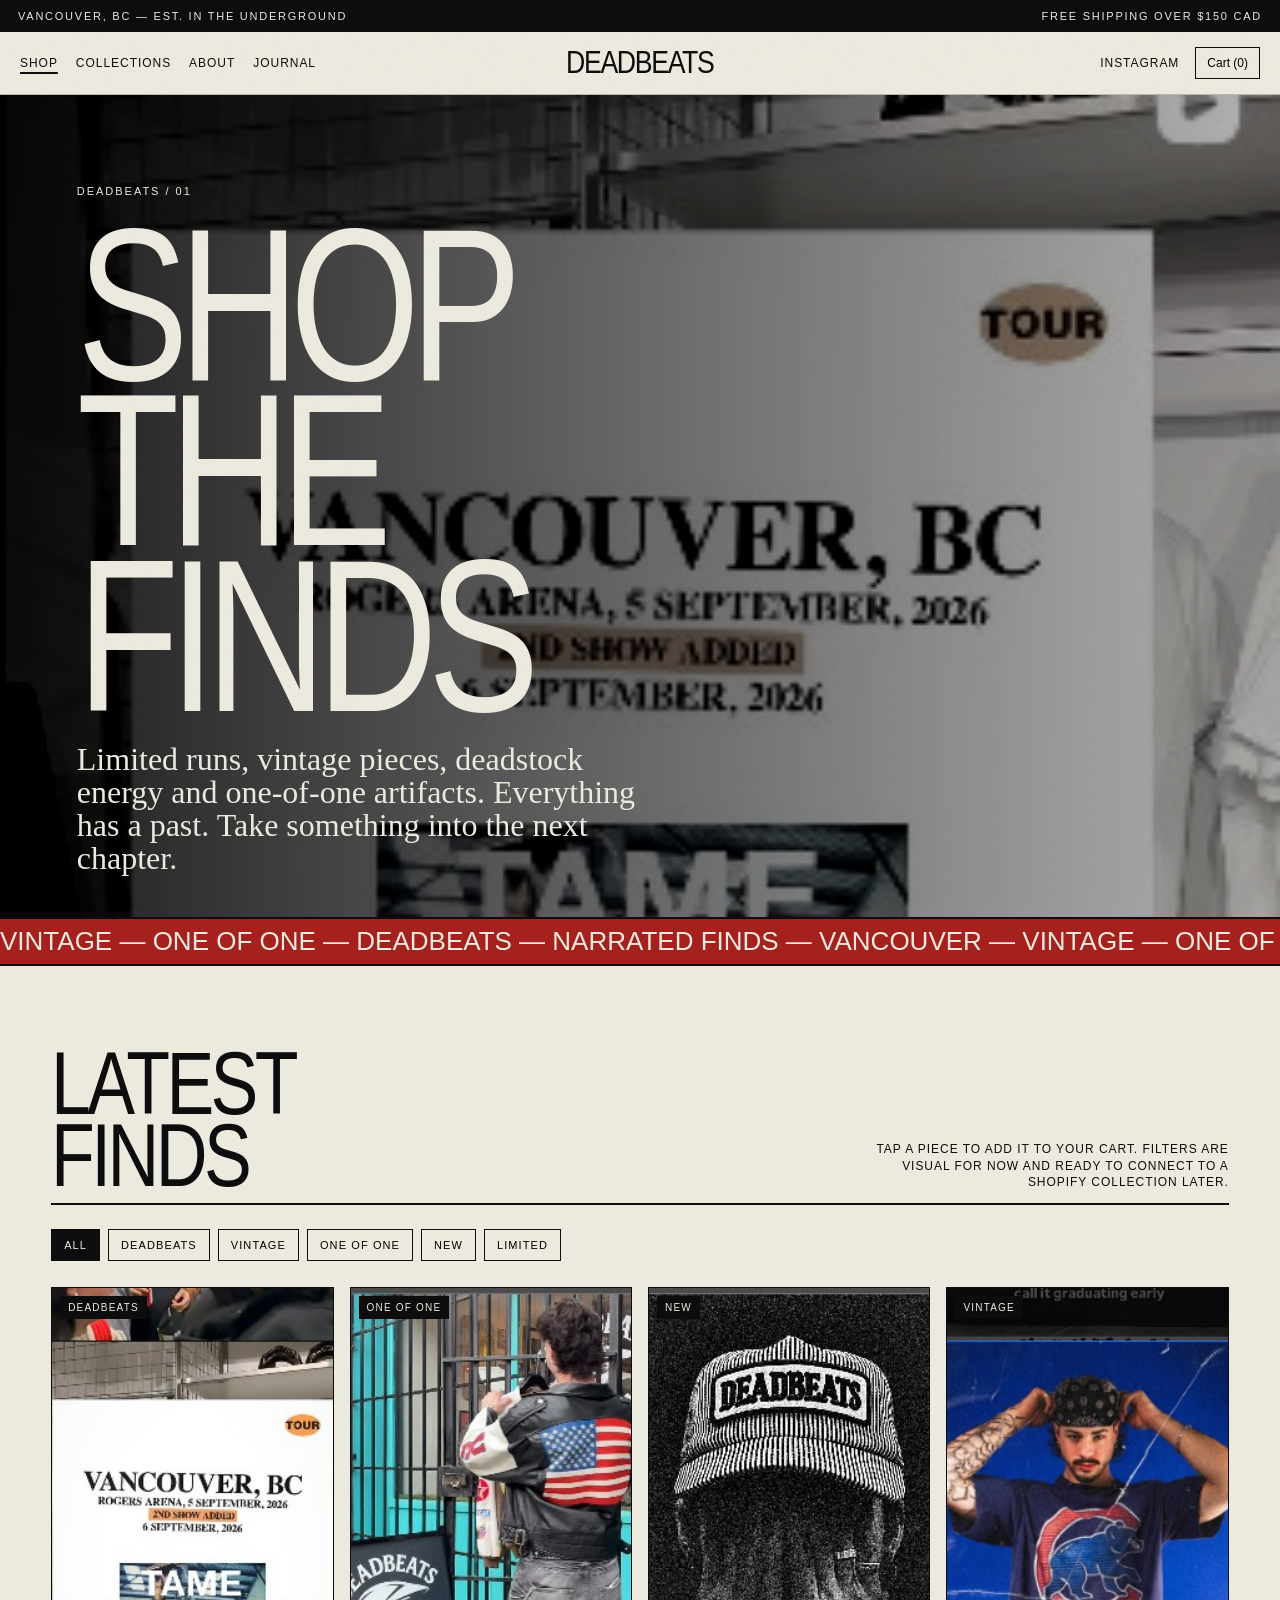
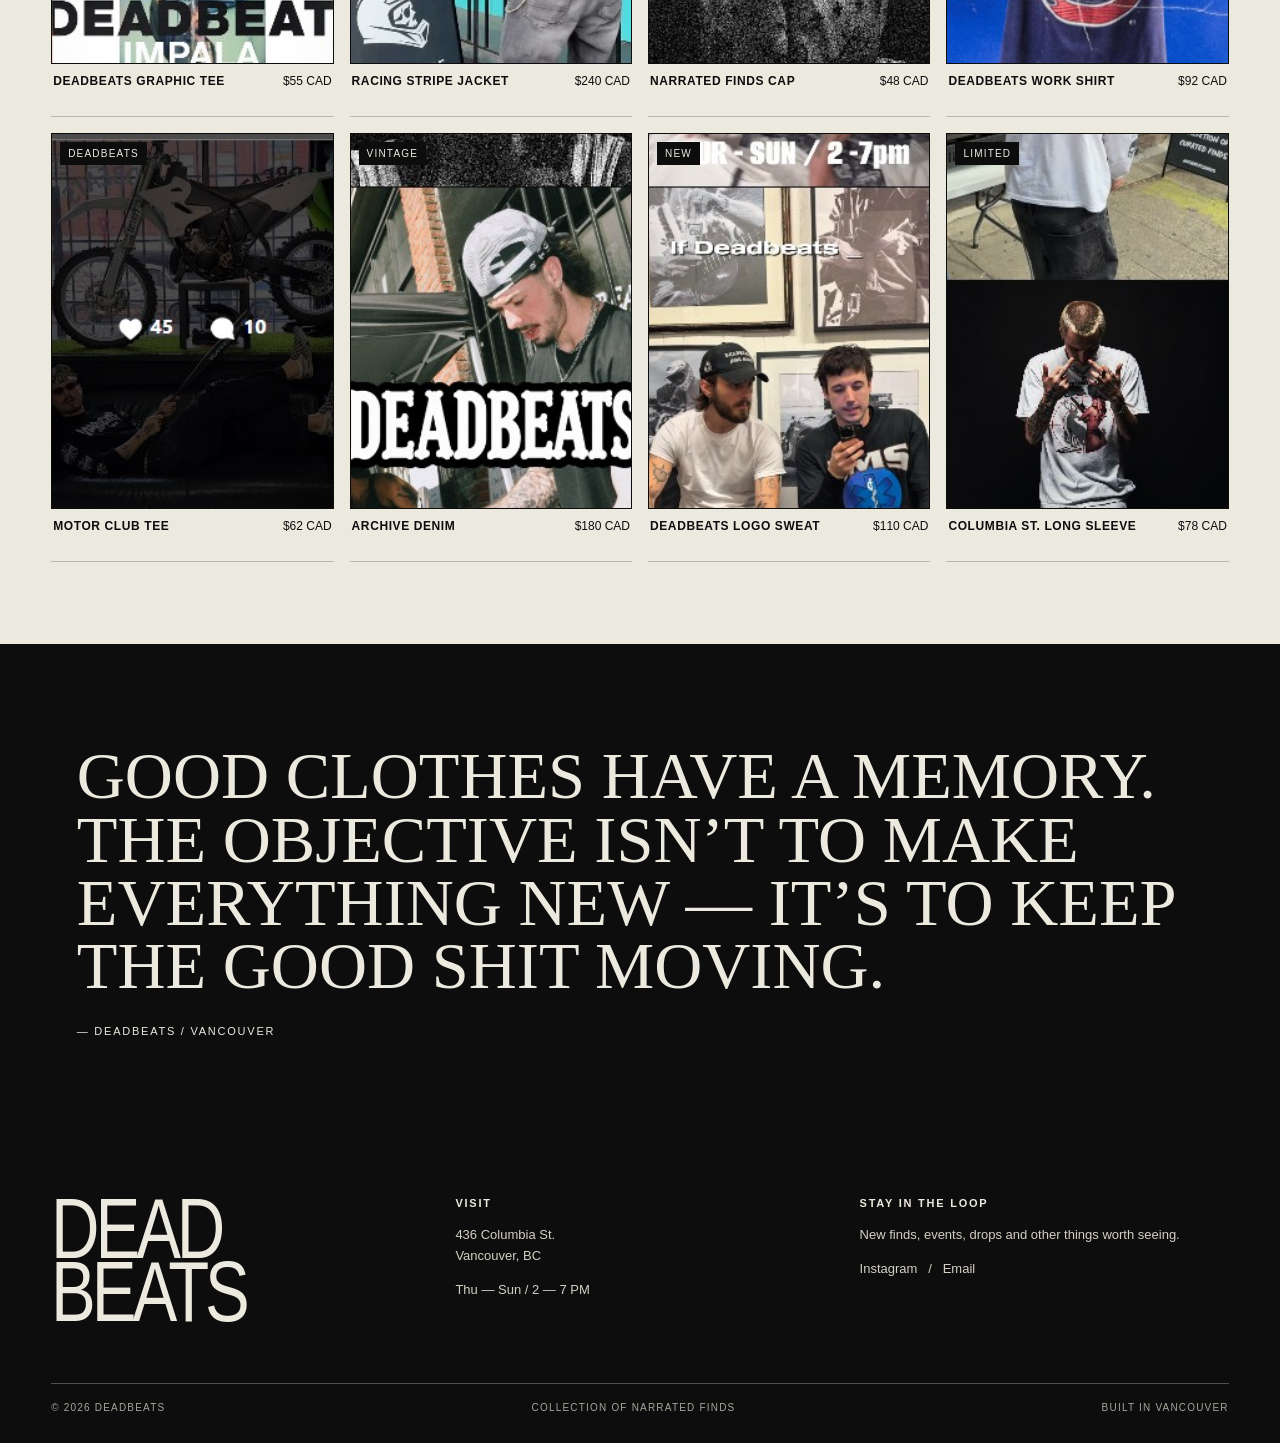
<file: shop.html>
<!DOCTYPE html><html lang="en"><head><meta charset="UTF-8"><meta name="viewport" content="width=device-width,initial-scale=1"><title>Shop — DEADBEATS</title><meta name="description" content="Shop Deadbeats vintage finds, graphic pieces and one-of-one clothing."><link rel="stylesheet" href="site-pages.css"></head><body><div class="grain"></div><div class="topbar"><span>VANCOUVER, BC — EST. IN THE UNDERGROUND</span><span>FREE SHIPPING OVER $150 CAD</span></div><nav class="nav"><div class="nav-links"><a class="active" href="shop.html">Shop</a><a href="collections.html">Collections</a><a href="about.html">About</a><a href="journal.html">Journal</a></div><a class="brand" href="main.html">DEADBEATS</a><div class="nav-right"><a href="https://instagram.com/deadbeatsandco/" target="_blank">Instagram</a><button class="cart-btn" id="cartOpen">Cart (<span id="cartCount">0</span>)</button></div></nav><main><section class="page-hero" style="--bg:url('assets/editorial-6.jpg')"><div><div class="kicker">Deadbeats / 01</div><div class="hero-title">SHOP<br>THE<br>FINDS</div><div class="hero-note">Limited runs, vintage pieces, deadstock energy and one-of-one artifacts. Everything has a past. Take something into the next chapter.</div></div></section><div class="ticker"><div class="ticker-track"><span>VINTAGE — ONE OF ONE — DEADBEATS — NARRATED FINDS — VANCOUVER — VINTAGE — ONE OF ONE — DEADBEATS — NARRATED FINDS — VANCOUVER —</span></div></div><section class="section"><div class="section-head"><div class="section-title">LATEST<br>FINDS</div><div class="section-sub">Tap a piece to add it to your cart. Filters are visual for now and ready to connect to a Shopify collection later.</div></div><div class="filters"><button class="filter active" data-filter="All">All</button><button class="filter" data-filter="Deadbeats">Deadbeats</button><button class="filter" data-filter="Vintage">Vintage</button><button class="filter" data-filter="One of One">One of One</button><button class="filter" data-filter="New">New</button><button class="filter" data-filter="Limited">Limited</button></div><div class="products" id="products"></div></section><section class="manifesto"><p>GOOD CLOTHES HAVE A MEMORY. THE OBJECTIVE ISN’T TO MAKE EVERYTHING NEW — IT’S TO KEEP THE GOOD SHIT MOVING.</p><span>— DEADBEATS / VANCOUVER</span></section></main><footer class="footer"><div class="footer-top"><div class="footer-logo">DEAD<br>BEATS</div><div><h5>Visit</h5><p>436 Columbia St.<br>Vancouver, BC</p><p>Thu — Sun / 2 — 7 PM</p></div><div><h5>Stay in the loop</h5><p>New finds, events, drops and other things worth seeing.</p><p><a href="https://instagram.com/deadbeatsandco/" target="_blank">Instagram</a> &nbsp; / &nbsp; <a href="mailto:hello@deadbeatsandco.com">Email</a></p></div></div><div class="footer-bottom"><div>© 2026 DEADBEATS</div><div>Collection of narrated finds</div><div>Built in Vancouver</div></div></footer><div class="overlay" id="overlay"></div><aside class="drawer" id="drawer"><div class="drawer-head"><strong>YOUR CART</strong><button class="close" id="cartClose">×</button></div><div class="drawer-body" id="cartItems"></div><div class="drawer-foot"><div class="total"><span>Total</span><span id="cartTotal">$0 CAD</span></div><button class="checkout" id="checkout">Checkout</button></div></aside><script>
const products=[{id:1,name:'Deadbeats Graphic Tee',price:55,img:'assets/editorial-6.jpg',tag:'Deadbeats'},{id:2,name:'Racing Stripe Jacket',price:240,img:'assets/editorial-3.jpg',tag:'One of One'},{id:3,name:'Narrated Finds Cap',price:48,img:'assets/editorial-2.jpg',tag:'New'},{id:4,name:'Deadbeats Work Shirt',price:92,img:'assets/editorial-9.jpg',tag:'Vintage'},{id:5,name:'Motor Club Tee',price:62,img:'assets/editorial-4.jpg',tag:'Deadbeats'},{id:6,name:'Archive Denim',price:180,img:'assets/editorial-7.jpg',tag:'Vintage'},{id:7,name:'Deadbeats Logo Sweat',price:110,img:'assets/editorial-10.jpg',tag:'New'},{id:8,name:'Columbia St. Long Sleeve',price:78,img:'assets/editorial-13.jpg',tag:'Limited'}];
let cart=JSON.parse(localStorage.getItem('deadbeatsCart')||'[]');const productsEl=document.getElementById('products'),cartCount=document.getElementById('cartCount'),cartItems=document.getElementById('cartItems'),cartTotal=document.getElementById('cartTotal'),drawer=document.getElementById('drawer'),overlay=document.getElementById('overlay');
function save(){localStorage.setItem('deadbeatsCart',JSON.stringify(cart))}function renderProducts(filter='All'){const list=filter==='All'?products:products.filter(p=>p.tag===filter);productsEl.innerHTML=list.map(p=>`<article class="product-card" data-id="${p.id}"><div class="product-media"><img src="${p.img}" alt="${p.name}"><span class="product-tag">${p.tag}</span></div><div class="product-info"><span class="product-name">${p.name}</span><span class="product-price">$${p.price} CAD</span></div></article>`).join('');document.querySelectorAll('.product-card').forEach(el=>el.onclick=()=>addToCart(+el.dataset.id))}function addToCart(id){const item=cart.find(x=>x.id===id);item?item.qty++:cart.push({id,qty:1});save();renderCart();openCart()}function renderCart(){cartCount.textContent=cart.reduce((s,x)=>s+x.qty,0);if(!cart.length){cartItems.innerHTML='<p style="font-family:Georgia,serif;font-size:24px;line-height:1.1">Nothing here yet.<br>Go find something with a past.</p>';cartTotal.textContent='$0 CAD';return}let total=0;cartItems.innerHTML=cart.map(i=>{const p=products.find(x=>x.id===i.id);total+=p.price*i.qty;return `<div class="cart-item"><img src="${p.img}" alt="${p.name}"><div><h6>${p.name}</h6><p>$${p.price} CAD</p><div class="qty"><button onclick="changeQty(${p.id},-1)">−</button><span>${i.qty}</span><button onclick="changeQty(${p.id},1)">+</button></div></div><div style="font-size:12px">$${p.price*i.qty}</div></div>`}).join('');cartTotal.textContent=`$${total} CAD`}function changeQty(id,delta){const i=cart.find(x=>x.id===id);if(!i)return;i.qty+=delta;if(i.qty<=0)cart.splice(cart.indexOf(i),1);save();renderCart()}function openCart(){drawer.classList.add('open');overlay.classList.add('show')}function closeCart(){drawer.classList.remove('open');overlay.classList.remove('show')}document.getElementById('cartOpen').onclick=openCart;document.getElementById('cartClose').onclick=closeCart;overlay.onclick=closeCart;document.getElementById('checkout').onclick=()=>alert('Checkout is ready to connect to Shopify, Stripe, or another commerce backend.');document.querySelectorAll('.filter').forEach(b=>b.onclick=()=>{document.querySelectorAll('.filter').forEach(x=>x.classList.remove('active'));b.classList.add('active');renderProducts(b.dataset.filter);history.replaceState(null,'',location.pathname)});
const hashFilters={'#deadbeats':'Deadbeats','#vintage':'Vintage','#oneofone':'One of One'};
function applyHashFilter(){const name=hashFilters[location.hash]||'All';document.querySelectorAll('.filter').forEach(x=>x.classList.toggle('active',x.dataset.filter===name));renderProducts(name)}
applyHashFilter();renderCart();
</script></body></html>
</file>
<file: site-pages.css>
:root{--ink:#0d0d0d;--paper:#ece9df;--muted:#b9b4a9;--red:#a5211d;--line:rgba(13,13,13,.22);--display:Impact,Haettenschweiler,'Arial Narrow Bold','Arial Black',sans-serif;--serif:Georgia,'Times New Roman',serif;--sans:Arial,Helvetica,sans-serif}*{box-sizing:border-box}html{scroll-behavior:smooth}body{margin:0;background:var(--paper);color:var(--ink);font-family:var(--sans)}a{color:inherit;text-decoration:none}button{font:inherit}.grain{pointer-events:none;position:fixed;inset:0;z-index:50;opacity:.09;mix-blend-mode:multiply;background-image:url("data:image/svg+xml,%3Csvg xmlns='http://www.w3.org/2000/svg' width='180' height='180' viewBox='0 0 180 180'%3E%3Cfilter id='n'%3E%3CfeTurbulence type='fractalNoise' baseFrequency='.9' numOctaves='4' stitchTiles='stitch'/%3E%3C/filter%3E%3Crect width='100%25' height='100%25' filter='url(%23n)' opacity='.17'/%3E%3C/svg%3E")}.topbar{background:var(--ink);color:var(--paper);padding:10px 18px;font-size:11px;letter-spacing:.16em;text-transform:uppercase;display:flex;justify-content:space-between}.nav{position:sticky;top:0;z-index:40;background:rgba(236,233,223,.92);backdrop-filter:blur(8px);border-bottom:1px solid var(--line);display:grid;grid-template-columns:1fr auto 1fr;align-items:center;padding:15px 20px}.nav-links{display:flex;gap:18px;font-size:12px;text-transform:uppercase;letter-spacing:.08em}.nav-links a:hover,.nav-links a.active{text-decoration:underline;text-decoration-thickness:2px;text-underline-offset:5px}.brand{font-family:var(--display);font-size:31px;letter-spacing:-.05em;line-height:.8;text-align:center;transform:scaleX(.86)}.nav-right{display:flex;justify-content:flex-end;gap:16px;font-size:12px;text-transform:uppercase;letter-spacing:.08em;align-items:center}.cart-btn{border:1px solid var(--ink);padding:8px 11px;background:transparent;cursor:pointer}.page-hero{min-height:60vh;background:var(--ink);color:var(--paper);display:grid;align-items:end;padding:90px 6vw 42px;position:relative;overflow:hidden}.page-hero::before{content:'';position:absolute;inset:0;background:linear-gradient(90deg,rgba(0,0,0,.84),rgba(0,0,0,.32)),var(--bg) center/cover;filter:grayscale(.7) contrast(1.15)}.page-hero>*{position:relative;z-index:2}.kicker{font-size:11px;text-transform:uppercase;letter-spacing:.18em}.hero-title{font-family:var(--display);font-size:clamp(90px,17vw,220px);line-height:.76;letter-spacing:-.06em;text-transform:uppercase;transform:scaleX(.77);transform-origin:left;margin:25px 0}.hero-note{max-width:560px;font-family:var(--serif);font-size:clamp(22px,2.5vw,36px);line-height:1.03}.ticker{background:var(--red);color:var(--paper);overflow:hidden;border-bottom:2px solid var(--ink);border-top:2px solid var(--ink)}.ticker-track{display:flex;white-space:nowrap;width:max-content;font-family:var(--display);font-size:26px;padding:7px 0}.ticker-track span{padding-right:40px}.section{padding:82px 4vw}.section-head{display:flex;justify-content:space-between;align-items:flex-end;gap:20px;margin-bottom:24px;border-bottom:2px solid var(--ink);padding-bottom:12px}.section-title{font-family:var(--display);font-size:clamp(50px,7vw,100px);line-height:.8;letter-spacing:-.05em;transform:scaleX(.8);transform-origin:left}.section-sub{font-size:12px;max-width:360px;text-align:right;line-height:1.4;text-transform:uppercase;letter-spacing:.08em}.products{display:grid;grid-template-columns:repeat(4,1fr);gap:16px}.product-card{cursor:pointer}.product-media{position:relative;aspect-ratio:3/4;overflow:hidden;background:#d8d4c9;border:1px solid var(--ink)}.product-media img{width:100%;height:100%;object-fit:cover;transition:transform .5s}.product-card:hover .product-media img{transform:scale(1.04)}.product-tag{position:absolute;left:8px;top:8px;background:var(--ink);color:var(--paper);padding:6px 8px;font-size:10px;text-transform:uppercase;letter-spacing:.12em}.product-info{padding:10px 2px 28px;display:flex;justify-content:space-between;gap:10px;border-bottom:1px solid var(--line)}.product-name{text-transform:uppercase;font-weight:700;font-size:12px;letter-spacing:.05em}.product-price{font-size:12px;white-space:nowrap}.filters{display:flex;gap:8px;flex-wrap:wrap;margin-bottom:26px}.filter{border:1px solid var(--ink);background:transparent;padding:9px 12px;font-size:11px;text-transform:uppercase;letter-spacing:.1em;cursor:pointer}.filter.active,.filter:hover{background:var(--ink);color:var(--paper)}.split{display:grid;grid-template-columns:1fr 1fr;gap:60px;align-items:start}.copy-large{font-family:var(--serif);font-size:clamp(28px,3.4vw,48px);line-height:1.02}.copy-small{font-size:13px;line-height:1.65;max-width:580px;text-transform:uppercase;letter-spacing:.04em}.poster{border:1px solid var(--ink);padding:24px;min-height:380px;background:var(--ink);color:var(--paper);display:flex;flex-direction:column;justify-content:space-between}.poster h3{font-family:var(--display);font-size:clamp(64px,8vw,120px);line-height:.76;margin:0;transform:scaleX(.8);transform-origin:left}.poster p{font-family:var(--serif);font-size:20px;max-width:420px}.collections{display:grid;grid-template-columns:repeat(3,1fr);gap:12px}.collection{position:relative;min-height:440px;border:1px solid var(--ink);overflow:hidden;background:#111;color:var(--paper)}.collection img{width:100%;height:100%;object-fit:cover;filter:grayscale(.3) contrast(1.08);transition:transform .5s}.collection:hover img{transform:scale(1.05)}.collection::after{content:'';position:absolute;inset:0;background:linear-gradient(transparent 40%,rgba(0,0,0,.8))}.collection-copy{position:absolute;z-index:2;left:20px;right:20px;bottom:20px}.collection-copy h3{font-family:var(--display);font-size:54px;line-height:.8;margin:0 0 10px;transform:scaleX(.8);transform-origin:left}.collection-copy p{font-family:var(--serif);font-size:19px;line-height:1.05;margin:0}.journal-grid{display:grid;grid-template-columns:repeat(2,1fr);gap:16px}.story-card{border-top:2px solid var(--ink);padding-top:12px}.story-image{aspect-ratio:16/10;overflow:hidden;border:1px solid var(--ink)}.story-image img{width:100%;height:100%;object-fit:cover;transition:transform .5s}.story-card:hover img{transform:scale(1.04)}.story-meta{display:flex;justify-content:space-between;font-size:10px;text-transform:uppercase;letter-spacing:.14em;margin:10px 0}.story-card h3{font-family:var(--display);font-size:52px;line-height:.82;letter-spacing:-.04em;margin:8px 0;transform:scaleX(.82);transform-origin:left}.story-card p{font-family:var(--serif);font-size:22px;line-height:1.05;max-width:640px}.manifesto{padding:100px 6vw;background:var(--ink);color:var(--paper)}.manifesto p{font-family:var(--serif);font-size:clamp(36px,5.2vw,76px);line-height:.95;max-width:1200px;margin:0}.manifesto span{display:block;margin-top:28px;font-size:11px;text-transform:uppercase;letter-spacing:.16em}.timeline{display:grid;grid-template-columns:repeat(3,1fr);gap:28px}.timeline article{border-top:2px solid var(--ink);padding-top:12px}.timeline .year{font-family:var(--display);font-size:78px;line-height:.8;transform:scaleX(.8);transform-origin:left}.timeline h3{font-size:14px;text-transform:uppercase;letter-spacing:.08em}.timeline p{font-family:var(--serif);font-size:21px;line-height:1.05}.footer{background:var(--ink);color:var(--paper);padding:60px 4vw 30px}.footer-top{display:grid;grid-template-columns:1fr 1fr 1fr;gap:35px;padding-bottom:60px;border-bottom:1px solid rgba(236,233,223,.3)}.footer-logo{font-family:var(--display);font-size:86px;line-height:.73;letter-spacing:-.06em;transform:scaleX(.78);transform-origin:left}.footer h5{font-size:11px;text-transform:uppercase;letter-spacing:.16em;margin:0 0 16px}.footer p,.footer a{font-size:13px;line-height:1.6;color:#d4d0c4}.footer-bottom{display:flex;justify-content:space-between;gap:20px;padding-top:18px;font-size:10px;text-transform:uppercase;letter-spacing:.12em;color:#aaa59b}.drawer{position:fixed;inset:0 0 0 auto;width:min(440px,92vw);background:var(--paper);z-index:100;transform:translateX(105%);transition:transform .4s cubic-bezier(.2,.8,.2,1);border-left:2px solid var(--ink);display:flex;flex-direction:column}.drawer.open{transform:translateX(0)}.drawer-head{display:flex;justify-content:space-between;align-items:center;padding:18px;border-bottom:1px solid var(--line)}.drawer-head strong{font-family:var(--display);font-size:36px;transform:scaleX(.8);transform-origin:left}.close{border:0;background:none;font-size:28px;cursor:pointer}.drawer-body{padding:18px;overflow:auto;flex:1}.cart-item{display:grid;grid-template-columns:70px 1fr auto;gap:12px;padding:12px 0;border-bottom:1px solid var(--line)}.cart-item img{width:70px;height:88px;object-fit:cover;border:1px solid var(--ink)}.cart-item h6{margin:0 0 4px;font-size:12px;text-transform:uppercase}.cart-item p{margin:0;font-size:12px;color:#5f5a51}.qty{display:flex;align-items:center;gap:7px;margin-top:8px}.qty button{width:24px;height:24px;border:1px solid var(--ink);background:transparent;cursor:pointer}.drawer-foot{padding:18px;border-top:1px solid var(--ink)}.total{display:flex;justify-content:space-between;font-weight:700;text-transform:uppercase;font-size:13px;margin-bottom:12px}.checkout{width:100%;background:var(--ink);color:var(--paper);border:0;padding:15px;text-transform:uppercase;letter-spacing:.12em;cursor:pointer}.overlay{position:fixed;inset:0;background:rgba(0,0,0,.5);z-index:90;opacity:0;pointer-events:none;transition:opacity .3s}.overlay.show{opacity:1;pointer-events:auto}@media(max-width:900px){.nav{grid-template-columns:1fr auto}.nav-links{display:none}.brand{justify-self:start}.nav-right span{display:none}.products{grid-template-columns:repeat(2,1fr)}.split,.journal-grid,.timeline{grid-template-columns:1fr}.collections{grid-template-columns:1fr 1fr}.footer-top{grid-template-columns:1fr}.footer-logo{font-size:76px}}@media(max-width:560px){.topbar{font-size:9px}.nav{padding:13px 14px}.brand{font-size:28px}.page-hero{min-height:58vh;padding:70px 18px 34px}.section{padding:58px 18px}.hero-title{font-size:clamp(82px,24vw,150px)}.section-title{font-size:70px}.collections{grid-template-columns:1fr}.collection{min-height:360px}.products{gap:9px}.manifesto{padding:70px 18px}.footer-bottom{display:block}.footer-bottom div+div{margin-top:9px}}
</file>
